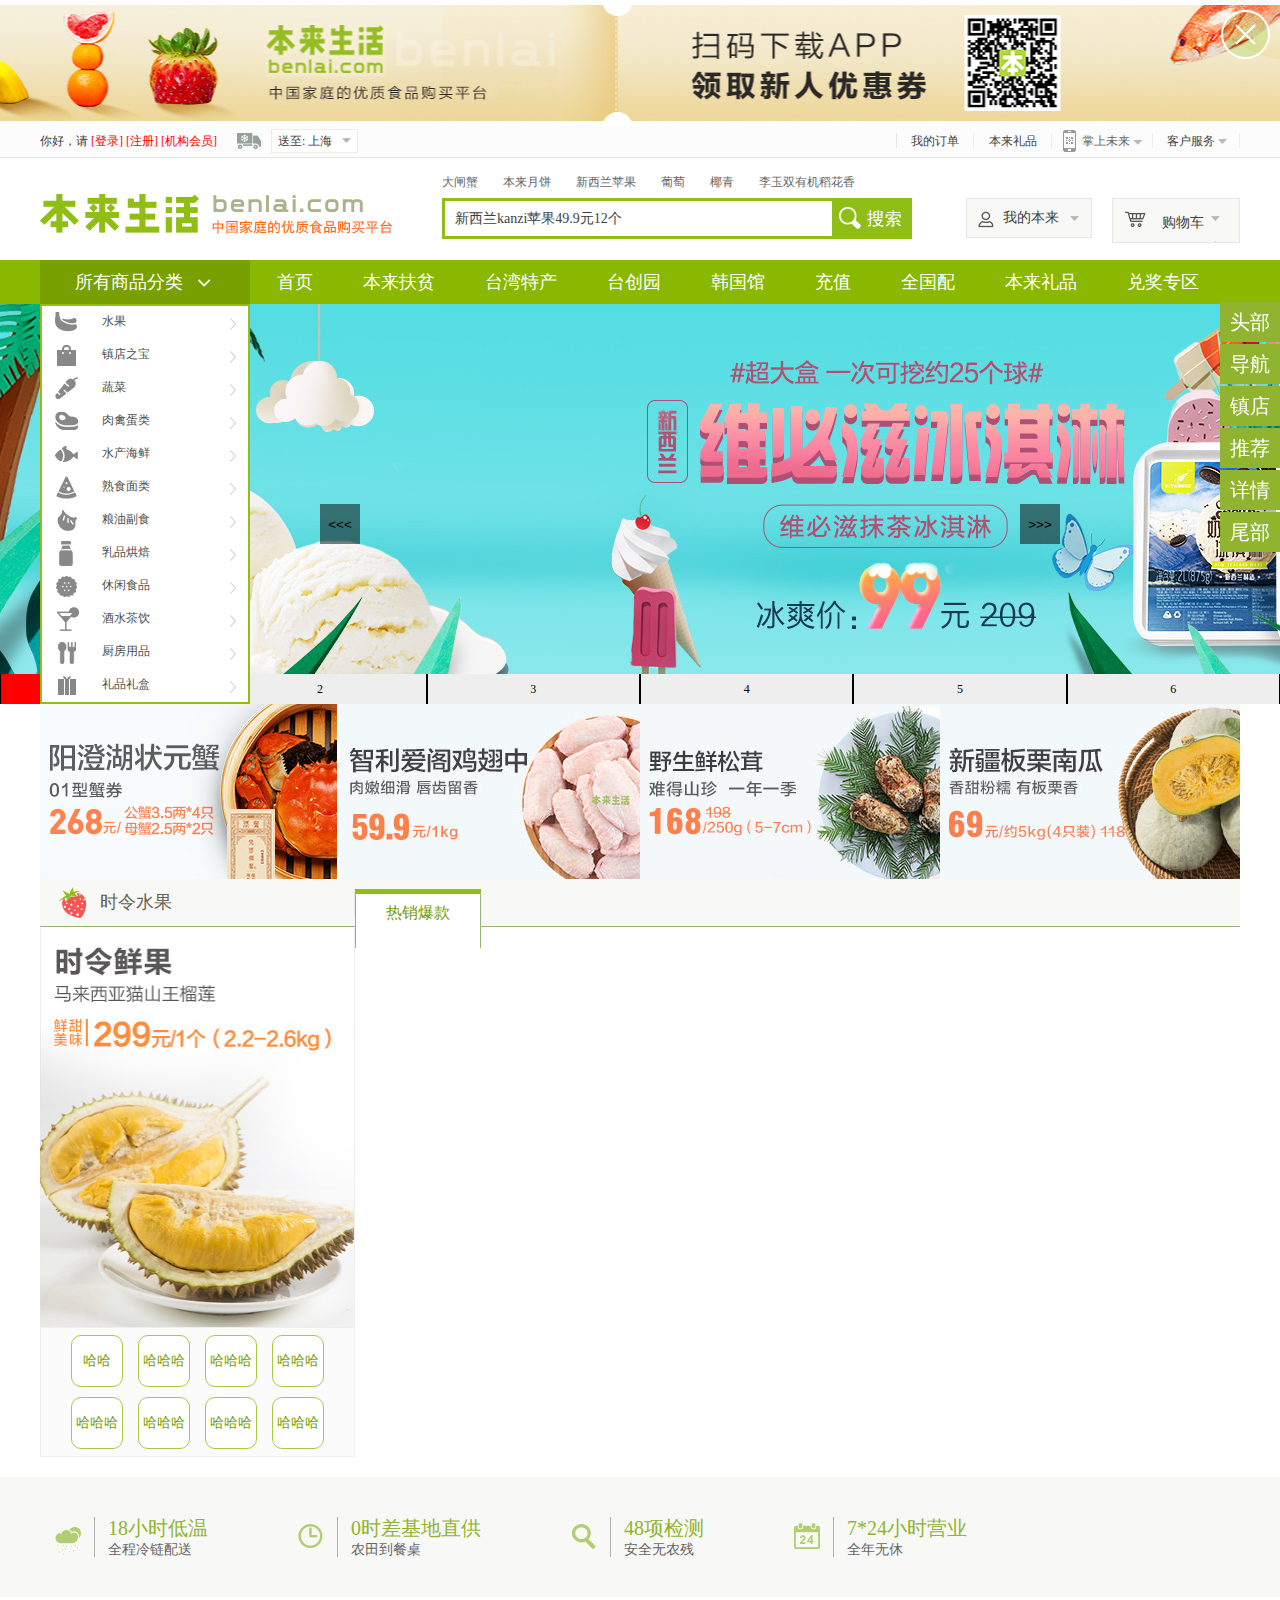
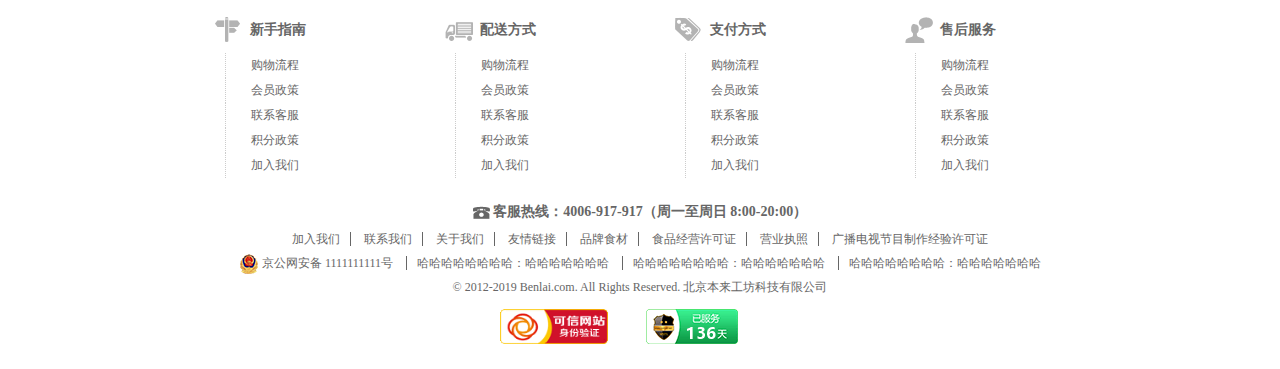
<file: html/index.html>
<!DOCTYPE html>
<html lang="en">
<head>
    <meta charset="UTF-8">
    <meta name="viewport" content="width=device-width, initial-scale=1.0">
    <meta http-equiv="X-UA-Compatible" content="ie=edge">
    <title>Document</title>
    <link rel="stylesheet" href="../css/public.css" >
    <link rel="stylesheet" href="../css/style.css" >
</head>
<body>
    <div id="header">
       <img src="../img/x.png" style="position: absolute;top: 10px;right: 10px;"/>
    </div>
    <div id="header-view" >
            <div class="header-top" >
                <div class="margin">
                    <div class="header-top-l">你好，请
                        <a href="./land.html">[登录]</a>
                        <a href="./register.html">[注册]</a>
                        <a href="#">[机构会员]</a>
                    </div>
                    <div class="header-top-login">
                        <dl>
                            <dt>
                                <a class="f1"><p>你好</p><em></em></a>
                            </dt>
                            <dd>
                                <p></p><a class="f2">[退出登录]</a>
                            </dd>
                        </dl>
                    </div>
                    <div class="header-top-c">
                        <a href="#">送至: <font id=addre>上海</font></a>
                    </div>
                    <div class="header-top-r">
                        <ul>
                            <li>
                                <s></s>
                                <div class="menu my">
                                    <a href="#">
                                        我的订单
                                    </a>
                                </div>
                            </li>
                            <li>
                                <div class="menu lip">
                                    <a href="#">
                                        本来礼品
                                    </a>
                                </div>
                            </li>
                            <li>
                                <div class="hand">
                                    <dl>
                                        <dt><a href="#">掌上未来</a></dt>
                                        <dd>
                                            <img src="../img/ewm.png" />
                                            <p>扫描下载客户端</p>
                                        </dd>
                                    </dl>
  
                                </div>
                            </li>
                            <li>
                                <div class="server">
                                    <dl>
                                        <dt><a href="#">客户服务</a></dt>
                                        <dd>
                                            <p><a href="#">在线服务</a></p>
                                            <p><a href="#">联系客服</a></p>
                                            <p><a href="#">销售热线</a></p>
                                            <p><a href="#">帮助中心</a></p>
                                        </dd>
                                    </dl> 
                                </div>
                            </li>
                        </ul>
                    </div>
                </div>   
        </div>
        <div id=logo>
            <div class="margin">
                <div class="logo-l">
                    <a href="#"><img src="../img/logo.gif"/></a>
                </div>
                <div class="logo-c">
                    <ul>
                        <li><a href="#">大闸蟹</a></li>
                        <li><a href="#">本来月饼</a></li>
                        <li><a href="#">新西兰苹果</a></li>
                        <li><a href="#">葡萄</a></li>
                        <li><a href="#">椰青</a</li>
                        <li><a href="#">李玉双有机稻花香</a></li>
                    </ul>
                    <div class="search">
                        <input type="text" value="新西兰kanzi苹果49.9元12个" class="txt"/><input type="button" class="btn">
                    </div>
                </div>
                <div class="logo-r">
                    <div class="logo-r-my">
                        <dl>
                            <dt>                               
                                <a href="#"><s></s>我的本来</a>
                            </dt>
                            <dd>
                                <div class="logo-r-my-mx">
                                    <!-- <div>
                                            你好，请
                                        <a href="./land.html">[登录]</a>
                                    </div> -->
                                    <!-- <ul>
                                        
                                    </ul> -->
                                </div>
                            </dd>
                    </dl>
                    </div>
                    <div class="logo-r-car">
                        <!-- <div class="num">num</div> -->
                        <a href="land.html">
                            <s></s>
                            购物车
                        </a>
                    </div>
                </div>
            </div>
        </div>
        <div id="nav">
            <div class="margin">
                <div class="nav-l">
                    <div class="nav-l-t"><a href="#">所有商品分类</a></div>
                    <div class="nav-l-b">
                        <dl class="shuig">
                            <dt><a href="#">水果</a></dt>
                            <dd>
                                <div class="menu">
                                    <ul>
                                        <!-- <li></li> -->
                                    </ul>
                                </div>
                            </dd>
                        </dl>
                        <dl class="zdzb">
                            <dt><a href="#">镇店之宝</a></dt>
                            <dd>
                                <div class="menu">
                                    <!-- <ul>
                                    </ul> -->
                                </div>
                            </dd>
                        </dl>
                        <dl class="sc">
                            <dt><a href="#">蔬菜</a></dt>
                            <dd>
                                <div class="menu">
                                    <!-- <ul>
                                        <li>
                                        </li>
                                    </ul> -->
                                </div>
                            </dd>
                        </dl>
                        <dl class="rqdl">
                            <dt><a href="#">肉禽蛋类</a></dt>
                            <dd>
                                <div class="menu">
                                    <!-- <ul>
                                        <li>
                                        </li>
                                    </ul> -->
                                </div>
                            </dd>
                        </dl>
                        <dl class="schx">
                            <dt><a href="#">水产海鲜</a></dt>
                            <dd>
                                <div class="menu">
                                    <!-- <ul>
                                        <li>
                                        </li>
                                    </ul> -->
                                </div>
                            </dd>
                        </dl>
                        <dl class="ssml">
                            <dt><a href="#">熟食面类</a></dt>
                            <dd>
                                <div class="menu">
                                    <!-- <ul>
                                        <li>
                                        </li>
                                    </ul> -->
                                </div>
                            </dd>
                        </dl>
                        <dl class="lyfs">
                            <dt><a href="#">粮油副食</a></dt>
                            <dd>
                                <div class="menu">
                                    <!-- <ul>
                                        <li>
                                        </li>
                                    </ul> -->
                                </div>
                            </dd>
                        </dl>
                        <dl class="rphb">
                            <dt><a href="#">乳品烘焙</a></dt>
                            <dd>
                                <div class="menu">
                                    <!-- <ul>
                                        <li>
                                        </li>
                                    </ul> -->
                                </div>
                            </dd>
                        </dl>
                        <dl class="xxsp">
                            <dt><a href="#">休闲食品</a></dt>
                            <dd>
                                <div class="menu">
                                    <!-- <ul>
                                        <li>
                                        </li>
                                    </ul> -->
                                </div>
                            </dd>
                        </dl>
                        <dl class="jscy">
                            <dt><a href="#">酒水茶饮</a></dt>
                            <dd>
                                <div class="menu">
                                    <!-- <ul>
                                        <li>
                                        </li>
                                    </ul> -->
                                </div>
                            </dd>
                        </dl>
                        <dl class="cfyp">
                            <dt><a href="#">厨房用品</a></dt>
                            <dd>
                                <div class="menu">
                                    <!-- <ul>
                                        <li>
                                        </li>
                                    </ul> -->
                                </div>
                            </dd>
                        </dl>
                        <dl class="lplh">
                            <dt><a href="#">礼品礼盒</a></dt>
                            <dd>
                                <div class="menu">
                                    <ul>

                                    </ul>
                                </div>
                            </dd>
                        </dl>
                    </div>
                </div>
                <ul class="nav-r">
                    <li><a href="#">首页</a></li>
                    <li><a href="#">本来扶贫</a></li>
                    <li><a href="#">台湾特产</a></li>
                    <li><a href="#">台创园</a></li>
                    <li><a href="#">韩国馆</a></li>
                    <li><a href="#">充值</a></li>
                    <li><a href="#">全国配</a></li>
                    <li><a href="#">本来礼品</a></li>
                    <li><a href="#">兑奖专区</a></li>
                </ul>
            </div>
        </div>
    </div>
    <div id="banner">
        <div class="imgbox">
            <a href="#"><img src="../img/1.jpg" alt=""></a>
            <a href="#"><img src="../img/2.jpg" alt=""></a>
            <a href="#"><img src="../img/3.jpg" alt=""></a>
            <a href="#"><img src="../img/4.jpg" alt=""></a>
            <a href="#"><img src="../img/5.jpg" alt=""></a>
            <a href="#"><img src="../img/6.jpg" alt=""></a>
        </div>
        <div class="btns">
                <input type="button" id="left" value="<<<">
                <input type="button" id="right" value=">>>">
        </div>
    </div>
    <div id="tuijian">
        <div class="margin">
            <ul>
                <li><a href="#"><img src="../img/li1.jpg" alt=""></a></li>
                <li><a href="#"><img src="../img/li2.jpg" alt=""></a></li>
                <li><a href="#"><img src="../img/li3.jpg" alt=""></a></li>
                <li><a href="#"><img src="../img/li4.jpg" alt=""></a></li>
            </ul>
        </div>
    </div>
    <div id="main">
    <div class="margin">
        <div class="main-t">
            <div class="main-t-cm">
                <a>
                    <em></em>
                    时令水果
                </a>
            </div>
            <s></s>
            <div class="main-t-t">
                <a  href="#">
                    <img src="../img/liul.jpg"/>
                </a>
                <ul>
                    <li><a href="#">哈哈</a></li>
                    <li><a href="#">哈哈哈哈</a></li>
                    <li><a href="#">哈哈哈哈</a></li>
                    <li><a href="#">哈哈哈哈</a></li>
                    <li><a href="#">哈哈哈哈</a></li>
                    <li><a href="#">哈哈哈哈</a></li>
                    <li><a href="#">哈哈哈哈</a></li>
                    <li><a href="#">哈哈哈哈</a></li>
                    <li><a href="#">哈哈哈哈</a></li>
                    <li><a href="#">哈哈哈哈</a></li>
                </ul>
            </div>
            <div class="main-t-fenlei">
                <dl>
                    <dt><a href="#">热销爆款</a></dt>
                    <dd>
                        <div class="box">
                            <ul>
                                <!-- <li>
                                    <div class="smallb">
                                        <p class="simg"> 
                                            <a href="#">
                                                <img src="../img/yq.jpg">
                                            </a>
                                        </p>
                                        <P class="tip">
                                            <a href="#">
                                                <font>哈哈哈哈哈哈哈哈哈哈</font>
                                                <span>hahhhhh</span>
                                            </a>
                                        </P>
                                        <p class="price">
                                            ￥89.00
                                            <span>￥188</span>
                                        </p>
                                        <p class="btn"><a href="#"></a></p>
                                    </div>
                                </li>
                                 -->
                            </ul>
                        </div>
                    </dd>
                </dl>
            </div>
        </div>
    </div>
    </div>
    <div id="footer">
        <div class="footer-t">
            <div class="margin">
                <dl>
                    <dt class="l1"></dt>
                    <dd>
                        <span>18小时低温</span>
                        全程冷链配送
                    </dd>
                </dl>
                <dl>
                    <dt class="l2"></dt>
                    <dd>
                        <span>0时差基地直供</span>                     
                        农田到餐桌 
                    </dd>
                </dl>
                <dl>
                    <dt class="l3"></dt>
                    <dd>
                        <span>48项检测</span>
                        安全无农残
                    </dd>
                </dl>
                <dl>
                    <dt class="l4"></dt>
                    <dd>
                        <span>7*24小时营业</span>
                        全年无休
                    </dd>
                </dl>
            </div>
        </div>
        <div class="footer-c">
            <dl>
                <dt class="new">新手指南</dt>
                <dd><a href="#">购物流程</a></dd>
                <dd><a href="#">会员政策</a></dd>
                <dd><a href="#">联系客服</a></dd>
                <dd><a href="#">积分政策</a></dd>
                <dd><a href="#">加入我们</a></dd>
            </dl>
            <dl>
                <dt class="peis">配送方式</dt>
                <dd><a href="#">购物流程</a></dd>
                <dd><a href="#">会员政策</a></dd>
                <dd><a href="#">联系客服</a></dd>
                <dd><a href="#">积分政策</a></dd>
                <dd><a href="#">加入我们</a></dd>
            </dl>
            <dl>
                <dt class="zhif">支付方式</dt>
                <dd><a href="#">购物流程</a></dd>
                <dd><a href="#">会员政策</a></dd>
                <dd><a href="#">联系客服</a></dd>
                <dd><a href="#">积分政策</a></dd>
                <dd><a href="#">加入我们</a></dd>
            </dl>
            <dl>
                <dt class="shouh">售后服务</dt>
                <dd><a href="#">购物流程</a></dd>
                <dd><a href="#">会员政策</a></dd>
                <dd><a href="#">联系客服</a></dd>
                <dd><a href="#">积分政策</a></dd>
                <dd><a href="#">加入我们</a></dd>
            </dl>
        </div>
        <div class="footer-b margin">
            <dl>
                <dt>
                    <img src="../img/tel.gif">
                    客服热线：4006-917-917（周一至周日 8:00-20:00）
                </dt>
                <dd>
                    <em><a href="#">加入我们</a></em>
                    <em><a href="#">联系我们</a></em>
                    <em><a href="#">关于我们</a></em>
                    <em><a href="#">友情链接</a></em>
                    <em><a href="#">品牌食材</a></em>
                    <em><a href="#">食品经营许可证</a></em>
                    <em><a href="#">营业执照</a></em>
                    <em class="none"><a href="#">广播电视节目制作经验许可证</a></em>
                </dd>
                <dd>
                    <em>
                        <a href="#">
                            <img src="../img/police.png">
                            京公网安备 1111111111号
                        </a>
                    </em>
                    <em>
                        <a href="#">
                        哈哈哈哈哈哈哈哈：哈哈哈哈哈哈哈
                        </a>
                    </em>
                    <em>
                        <a href="#">
                        哈哈哈哈哈哈哈哈：哈哈哈哈哈哈哈
                        </a>
                    </em>
                    <em class="none">
                        <a href="#">
                        哈哈哈哈哈哈哈哈：哈哈哈哈哈哈哈
                        </a>
                    </em>
                </dd>
                <dd>© 2012-2019 Benlai.com. All Rights Reserved. 北京本来工坊科技有限公司</dd>
                <dd class="bott">
                    <em class="wangz none"><a href="#"></a></em>
                    <em class="jiand none"><a href="#"></a></em>
                </dd>
            </dl>
        </div>
    </div>
    <ul class="floor">
        <li>头部</li>
        <li>导航</li>
        <li>镇店</li>
        <li>推荐</li>
        <li>详情</li>
        <li>尾部</li>
    </ul>
    <script src="../libs/jquery.js"></script>
    <script src="../js/jquery.banner.1.3.js"></script>
    <script src="../js/ajax.2.0.js"></script>
    <script src="../js/index.js"></script>
    <script>
        $("#banner").banner({
        items:$("#banner").find("img"),      //必选
        left:$("#banner").find("#left"),     //可选，传了就有功能，没传就没有功能
        right:$("#banner").find("#right"),   //可选，传了就有功能，没传就没有功能
        list:true,         //可选，默认为true
        autoPlay:true,     //可选，默认为true
        delayTime:2000,     //可选，默认为3000
        index:0             //可选，默认为0
    });
    $(".floor").children("li").click(function(){
        //  $(this).index();
        //  console.log( $("div").eq($(this).index())[0].offsetTop)
        //  $(document).scrollTop($("div").eq($(this).index())[0].offsetTop);
          $("html").animate({
            scrollTop:$("body>div").eq($(this).index())[0].offsetTop
          },2000)  
        })
    console.log($("body>div"))
    </script>





</body>
</html>
</file>
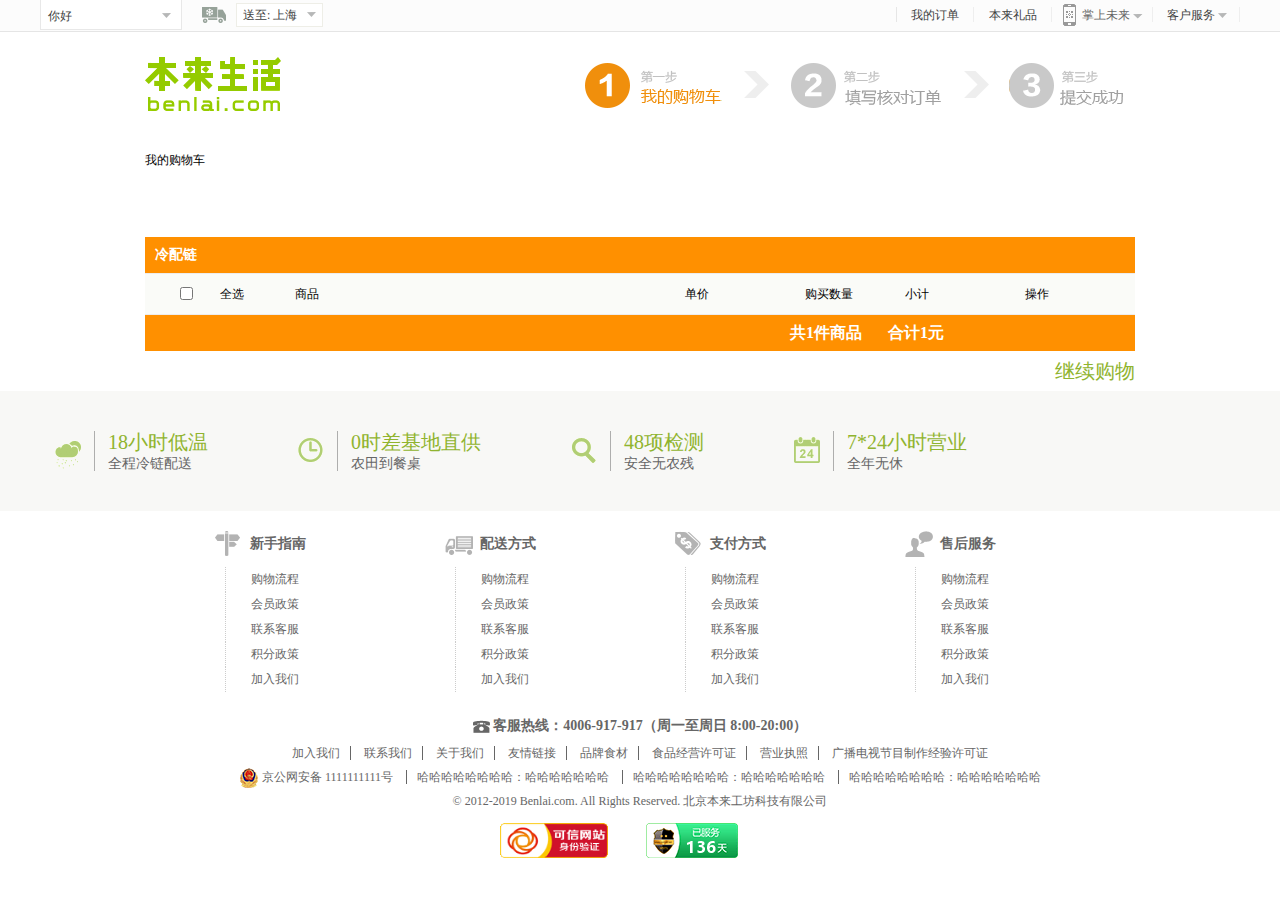
<file: html/car.html>
<!DOCTYPE html>
<html lang="en">
<head>
    <meta charset="UTF-8">
    <meta name="viewport" content="width=device-width, initial-scale=1.0">
    <meta http-equiv="X-UA-Compatible" content="ie=edge">
    <title>Document</title>
    <link rel="stylesheet" href="../css/public.css" >
    <link rel="stylesheet" href="../css/car.css" >
</head>
<body>
<div id="header-view" >
        <div class="header-top" >
            <div class="margin">
                <div class="header-top-login">
                    <dl>
                        <dt>
                            <a class="f1"><p>你好</p><em></em></a>
                        </dt>
                    </dl>
                </div>
                <div class="header-top-c">
                    <a href="#">送至: <font id=addre>上海</font></a>
                </div>
                <div class="header-top-r">
                    <ul>
                        <li>
                            <s></s>
                            <div class="menu my">
                                <a href="#">
                                    我的订单
                                </a>
                            </div>
                        </li>
                        <li>
                            <div class="menu lip">
                                <a href="#">
                                    本来礼品
                                </a>
                            </div>
                        </li>
                        <li>
                            <div class="hand">
                                <dl>
                                    <dt><a href="#">掌上未来</a></dt>
                                    <dd>
                                        <img src="../img/ewm.png" />
                                        <p>扫描下载客户端</p>
                                    </dd>
                                </dl>

                            </div>
                        </li>
                        <li>
                            <div class="server">
                                <dl>
                                    <dt><a href="#">客户服务</a></dt>
                                    <dd>
                                        <p><a href="#">在线服务</a></p>
                                        <p><a href="#">联系客服</a></p>
                                        <p><a href="#">销售热线</a></p>
                                        <p><a href="#">帮助中心</a></p>
                                    </dd>
                                </dl> 
                            </div>
                        </li>
                    </ul>
                </div>
            </div>   
    </div>
    </div>
</div>
<div id="car" class="margincar">
        <div class="car-top">
            <div class="carlogo">
                <a href="index.html" >
                    <img src="../img/carlogo.gif">
                </a>
            </div>
            <div class="carbz">
                <img src="../img/carbz.gif"/>
            </div>
        </div>
        <div class="car-content">
            <div class="car-content-t">
                <p class="mycar">我的购物车</p>
            </div>
            <div class="car-content-m">
                <div class="car-content-m-t">
                    <p>冷配链</p>
                    <!-- <em>还差包邮</em> -->
                </div>
                <div class="car-content-m-c">
                    <div class="titlelist">
                        <input id="check" type="checkbox">
                        <p style="width: 75px">全选</p>
                        <p style="width: 390px">商品</p>
                        <p style="width: 120px">单价</p>
                        <p style="width: 100px">购买数量</p>
                        <p style="width: 120px">小计</p>  
                        <p style="width: 80px">操作</p>      
                    </div>
                    <ul>
                        <!-- <li>
                            <input type="checkbox" class="input"/>
                            <div class="img"><a href="#"><img/></a></div>
                            <div class="name"><a href="#">名字</a></div>
                            <div class="price">299</div>
                            <input type="number"  class="num" value="1"/>
                            <div class="allpri"></div>
                            <div class="caozuo">
                                删除
                            </div>
                        </li> -->
                    </ul>
                </div>
            </div>
            <div class="car-content-b">
                <div class="b-l">共<span>1</span>件商品</div>
                <div class="b-r">合计<span>1</span>元</div>
            </div>
            <div class="last"><a href="index.html">继续购物</a></div>
        </div>
    </div>
    <div id="footer">
            <div class="footer-t">
                <div class="margin">
                    <dl>
                        <dt class="l1"></dt>
                        <dd>
                            <span>18小时低温</span>
                            全程冷链配送
                        </dd>
                    </dl>
                    <dl>
                        <dt class="l2"></dt>
                        <dd>
                            <span>0时差基地直供</span>                     
                            农田到餐桌 
                        </dd>
                    </dl>
                    <dl>
                        <dt class="l3"></dt>
                        <dd>
                            <span>48项检测</span>
                            安全无农残
                        </dd>
                    </dl>
                    <dl>
                        <dt class="l4"></dt>
                        <dd>
                            <span>7*24小时营业</span>
                            全年无休
                        </dd>
                    </dl>
                </div>
            </div>
            <div class="footer-c">
                <dl>
                    <dt class="new">新手指南</dt>
                    <dd><a href="#">购物流程</a></dd>
                    <dd><a href="#">会员政策</a></dd>
                    <dd><a href="#">联系客服</a></dd>
                    <dd><a href="#">积分政策</a></dd>
                    <dd><a href="#">加入我们</a></dd>
                </dl>
                <dl>
                    <dt class="peis">配送方式</dt>
                    <dd><a href="#">购物流程</a></dd>
                    <dd><a href="#">会员政策</a></dd>
                    <dd><a href="#">联系客服</a></dd>
                    <dd><a href="#">积分政策</a></dd>
                    <dd><a href="#">加入我们</a></dd>
                </dl>
                <dl>
                    <dt class="zhif">支付方式</dt>
                    <dd><a href="#">购物流程</a></dd>
                    <dd><a href="#">会员政策</a></dd>
                    <dd><a href="#">联系客服</a></dd>
                    <dd><a href="#">积分政策</a></dd>
                    <dd><a href="#">加入我们</a></dd>
                </dl>
                <dl>
                    <dt class="shouh">售后服务</dt>
                    <dd><a href="#">购物流程</a></dd>
                    <dd><a href="#">会员政策</a></dd>
                    <dd><a href="#">联系客服</a></dd>
                    <dd><a href="#">积分政策</a></dd>
                    <dd><a href="#">加入我们</a></dd>
                </dl>
            </div>
            <div class="footer-b margin">
                <dl>
                    <dt>
                        <img src="../img/tel.gif">
                        客服热线：4006-917-917（周一至周日 8:00-20:00）
                    </dt>
                    <dd>
                        <em><a href="#">加入我们</a></em>
                        <em><a href="#">联系我们</a></em>
                        <em><a href="#">关于我们</a></em>
                        <em><a href="#">友情链接</a></em>
                        <em><a href="#">品牌食材</a></em>
                        <em><a href="#">食品经营许可证</a></em>
                        <em><a href="#">营业执照</a></em>
                        <em class="none"><a href="#">广播电视节目制作经验许可证</a></em>
                    </dd>
                    <dd>
                        <em>
                            <a href="#">
                                <img src="../img/police.png">
                                京公网安备 1111111111号
                            </a>
                        </em>
                        <em>
                            <a href="#">
                            哈哈哈哈哈哈哈哈：哈哈哈哈哈哈哈
                            </a>
                        </em>
                        <em>
                            <a href="#">
                            哈哈哈哈哈哈哈哈：哈哈哈哈哈哈哈
                            </a>
                        </em>
                        <em class="none">
                            <a href="#">
                            哈哈哈哈哈哈哈哈：哈哈哈哈哈哈哈
                            </a>
                        </em>
                    </dd>
                    <dd>© 2012-2019 Benlai.com. All Rights Reserved. 北京本来工坊科技有限公司</dd>
                    <dd class="bott">
                        <em class="wangz none"><a href="#"></a></em>
                        <em class="jiand none"><a href="#"></a></em>
                    </dd>
                </dl>
            </div>
        </div>
    <script src="../libs/jquery.js"></script>
    <script src="../js/ajax.2.0.js"></script>
    <script src="../js/car.js"></script>
</body>
</html>
</file>
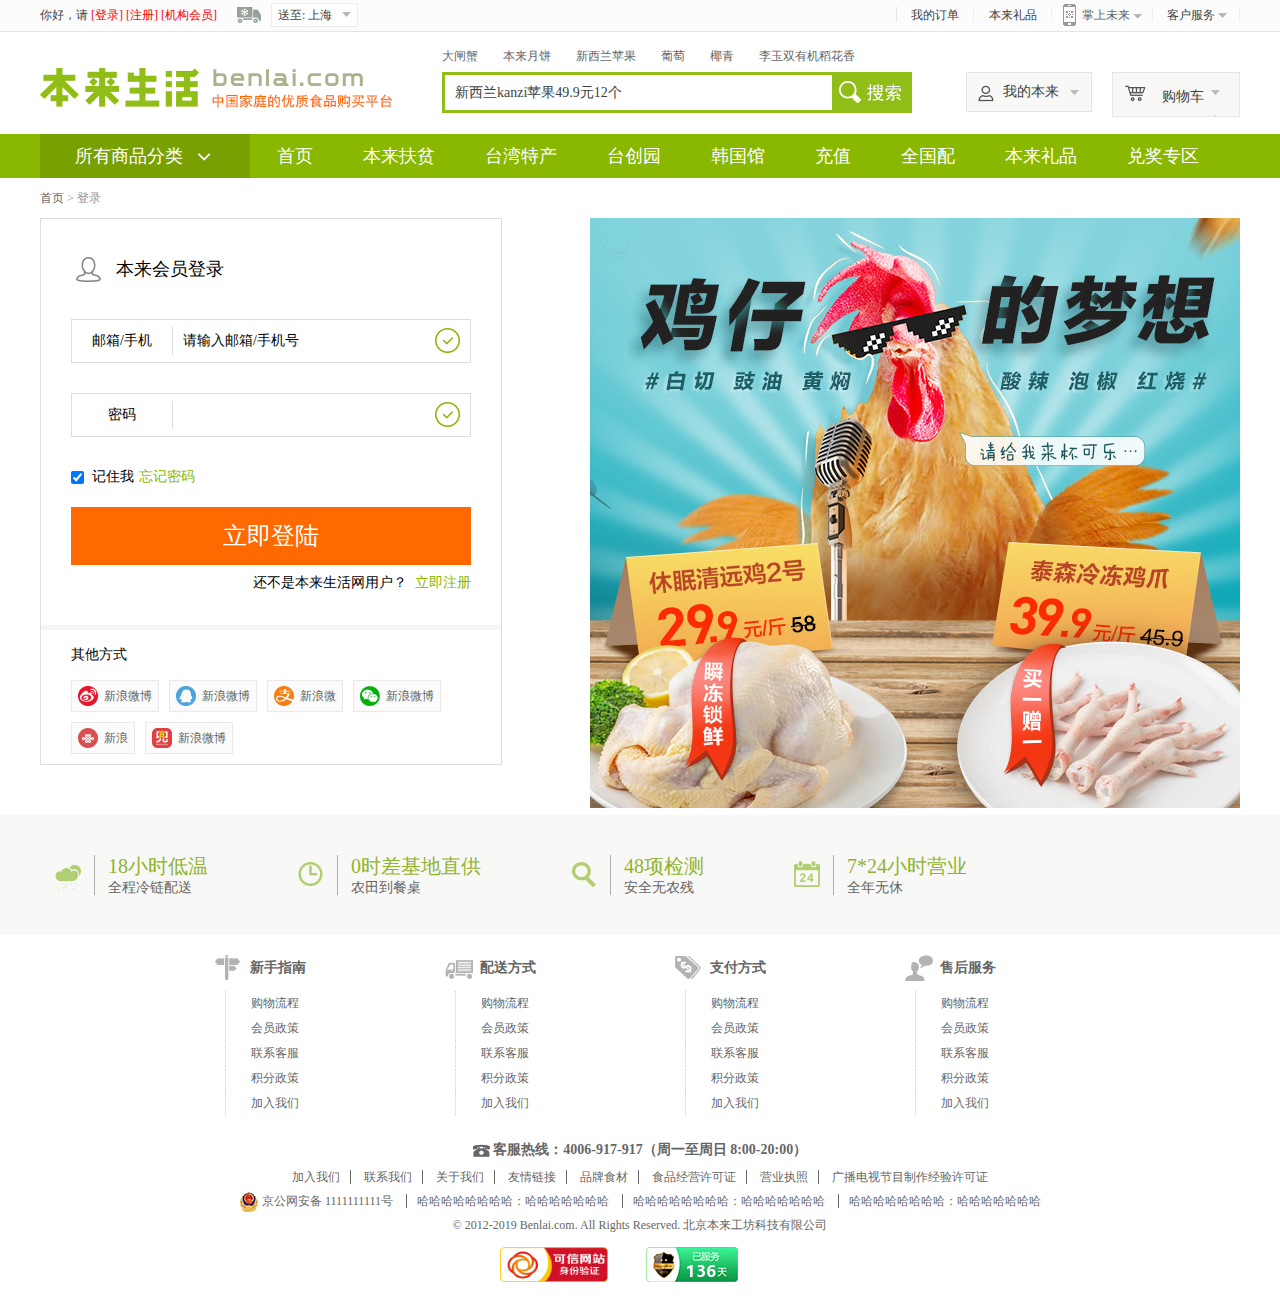
<file: html/land.html>
<!DOCTYPE html>
<html lang="en">
<head>
    <meta charset="UTF-8">
    <meta name="viewport" content="width=device-width, initial-scale=1.0">
    <meta http-equiv="X-UA-Compatible" content="ie=edge">
    <title>Document</title>
    <link rel="stylesheet" href="../css/public.css" >
    <link rel="stylesheet" href="../css/land.css" >
</head>
<body>
    <div id="header-view" >
            <div class="header-top" >
                <div class="margin">
                    <div class="header-top-l">你好，请
                        <a href="./land.html">[登录]</a>
                        <a href="./register.html">[注册]</a>
                        <a href="#">[机构会员]</a>
                    </div>
                    <div class="header-top-c">
                        <a href="#">送至: <font id=addre>上海</font></a>
                    </div>
                    <div class="header-top-r">
                        <ul>
                            <li>
                                <s></s>
                                <div class="menu my">
                                    <a href="#">
                                        我的订单
                                    </a>
                                </div>
                            </li>
                            <li>
                                <div class="menu lip">
                                    <a href="#">
                                        本来礼品
                                    </a>
                                </div>
                            </li>
                            <li>
                                <div class="hand">
                                    <dl>
                                        <dt><a href="#">掌上未来</a></dt>
                                        <dd>
                                            <img src="../img/ewm.png" />
                                            <p>扫描下载客户端</p>
                                        </dd>
                                    </dl>
    
                                </div>
                            </li>
                            <li>
                                <div class="server">
                                    <dl>
                                        <dt><a href="#">客户服务</a></dt>
                                        <dd>
                                            <p><a href="#">在线服务</a></p>
                                            <p><a href="#">联系客服</a></p>
                                            <p><a href="#">销售热线</a></p>
                                            <p><a href="#">帮助中心</a></p>
                                        </dd>
                                    </dl> 
                                </div>
                            </li>
                        </ul>
                    </div>
                </div>   
        </div>
        <div id=logo>
            <div class="margin">
                <div class="logo-l">
                    <a href="#"><img src="../img/logo.gif"/></a>
                </div>
                <div class="logo-c">
                    <ul>
                        <li><a href="#">大闸蟹</a></li>
                        <li><a href="#">本来月饼</a></li>
                        <li><a href="#">新西兰苹果</a></li>
                        <li><a href="#">葡萄</a></li>
                        <li><a href="#">椰青</a</li>
                        <li><a href="#">李玉双有机稻花香</a></li>
                    </ul>
                    <div class="search">
                        <input type="text" value="新西兰kanzi苹果49.9元12个" class="txt"/><input type="button" class="btn">
                    </div>
                </div>
                <div class="logo-r">
                    <div class="logo-r-my">
                        <dl>
                            <dt>                               
                                <a href="#"><s></s>我的本来</a>
                            </dt>
                            <dd>
                                <div class="logo-r-my-mx">
                                    <!-- <div>
                                            你好，请
                                        <a href="./land.html">[登录]</a>
                                    </div> -->
                                    <!-- <ul>
                                        <li class="my_left"></li>
                                        <li class="my_right"></li>
                                        <li class="my_right"></li>
                                        <li class="my_left"></li>
                                        <li class="my_right"></li>
                                        <li class="my_left"></li>
                                        <li class="my_right"></li>
                                        <li class="my_left"></li>
                                        <li class="my_right"></li>
                                        <li class="my_left"></li>
                                        <li class="my_right"></li>
                                    </ul> -->
                                </div>
                            </dd>
                    </dl>
                    </div>
                    <div class="logo-r-car">
                        <!-- <div class="num">num</div> -->
                        <a href="car.html">
                            <s></s>
                            购物车
                        </a>
                    </div>
                </div>
            </div>
        </div>
        <div id="nav">
            <div class="margin">
                <div class="nav-l">
                    <div class="nav-l-t"><a href="#">所有商品分类</a></div>
                    <div class="nav-l-b">
                        <dl class="shuig">
                            <dt><a href="#">水果</a></dt>
                            <dd>
                                <div class="menu">
                                    <ul>
                                        <!-- <li>
                                            <div class="title"><a href="#">热门推荐</a></div>
                                            <div class="list">
                                                <em><a href="#" title="">奇异果</a></em>
                                                <em><a href="#" title="">奇异果</a></em>
                                                <em><a href="#" title="">奇异果</a></em>
                                                <em><a href="#" title="">奇异果</a></em>
                                            </div>
                                        </li> -->

                                    </ul>
                                </div>
                            </dd>
                        </dl>
                        <dl class="zdzb">
                            <dt><a href="#">镇店之宝</a></dt>
                            <dd>
                                <div class="menu">
                                    <!-- <ul>
                                        <li>
                                            <div class="title"><a href="#">热门推荐</a></div>
                                            <div class="list">
                                                <em><a href="#" title="奇异果"></a></em>
                                                <em><a href="#" title="奇异果"></a></em>
                                                <em><a href="#" title="奇异果"></a></em>
                                                <em><a href="#" title="奇异果"></a></em>
                                            </div>
                                        </li>
                                    </ul> -->
                                </div>
                            </dd>
                        </dl>
                        <dl class="sc">
                            <dt><a href="#">蔬菜</a></dt>
                            <dd>
                                <div class="menu">
                                    <!-- <ul>
                                        <li>
                                            <div class="title"><a href="#">热门推荐</a></div>
                                            <div class="list">
                                                <em><a href="#" title="奇异果"></a></em>
                                                <em><a href="#" title="奇异果"></a></em>
                                                <em><a href="#" title="奇异果"></a></em>
                                                <em><a href="#" title="奇异果"></a></em>
                                            </div>
                                        </li>
                                    </ul> -->
                                </div>
                            </dd>
                        </dl>
                        <dl class="rqdl">
                            <dt><a href="#">肉禽蛋类</a></dt>
                            <dd>
                                <div class="menu">
                                    <!-- <ul>
                                        <li>
                                            <div class="title"><a href="#">热门推荐</a></div>
                                            <div class="list">
                                                <em><a href="#" title="奇异果"></a></em>
                                                <em><a href="#" title="奇异果"></a></em>
                                                <em><a href="#" title="奇异果"></a></em>
                                                <em><a href="#" title="奇异果"></a></em>
                                            </div>
                                        </li>
                                    </ul> -->
                                </div>
                            </dd>
                        </dl>
                        <dl class="schx">
                            <dt><a href="#">水产海鲜</a></dt>
                            <dd>
                                <div class="menu">
                                    <!-- <ul>
                                        <li>
                                            <div class="title"><a href="#">热门推荐</a></div>
                                            <div class="list">
                                                <em><a href="#" title="奇异果"></a></em>
                                                <em><a href="#" title="奇异果"></a></em>
                                                <em><a href="#" title="奇异果"></a></em>
                                                <em><a href="#" title="奇异果"></a></em>
                                            </div>
                                        </li>
                                    </ul> -->
                                </div>
                            </dd>
                        </dl>
                        <dl class="ssml">
                            <dt><a href="#">熟食面类</a></dt>
                            <dd>
                                <div class="menu">
                                    <!-- <ul>
                                        <li>
                                            <div class="title"><a href="#">热门推荐</a></div>
                                            <div class="list">
                                                <em><a href="#" title="奇异果"></a></em>
                                                <em><a href="#" title="奇异果"></a></em>
                                                <em><a href="#" title="奇异果"></a></em>
                                                <em><a href="#" title="奇异果"></a></em>
                                            </div>
                                        </li>
                                    </ul> -->
                                </div>
                            </dd>
                        </dl>
                        <dl class="lyfs">
                            <dt><a href="#">粮油副食</a></dt>
                            <dd>
                                <div class="menu">
                                    <!-- <ul>
                                        <li>
                                            <div class="title"><a href="#">热门推荐</a></div>
                                            <div class="list">
                                                <em><a href="#" title="奇异果"></a></em>
                                                <em><a href="#" title="奇异果"></a></em>
                                                <em><a href="#" title="奇异果"></a></em>
                                                <em><a href="#" title="奇异果"></a></em>
                                            </div>
                                        </li>
                                    </ul> -->
                                </div>
                            </dd>
                        </dl>
                        <dl class="rphb">
                            <dt><a href="#">乳品烘焙</a></dt>
                            <dd>
                                <div class="menu">
                                    <!-- <ul>
                                        <li>
                                            <div class="title"><a href="#">热门推荐</a></div>
                                            <div class="list">
                                                <em><a href="#" title="奇异果"></a></em>
                                                <em><a href="#" title="奇异果"></a></em>
                                                <em><a href="#" title="奇异果"></a></em>
                                                <em><a href="#" title="奇异果"></a></em>
                                            </div>
                                        </li>
                                    </ul> -->
                                </div>
                            </dd>
                        </dl>
                        <dl class="xxsp">
                            <dt><a href="#">休闲食品</a></dt>
                            <dd>
                                <div class="menu">
                                    <!-- <ul>
                                        <li>
                                            <div class="title"><a href="#">热门推荐</a></div>
                                            <div class="list">
                                                <em><a href="#" title="奇异果"></a></em>
                                                <em><a href="#" title="奇异果"></a></em>
                                                <em><a href="#" title="奇异果"></a></em>
                                                <em><a href="#" title="奇异果"></a></em>
                                            </div>
                                        </li>
                                    </ul> -->
                                </div>
                            </dd>
                        </dl>
                        <dl class="jscy">
                            <dt><a href="#">酒水茶饮</a></dt>
                            <dd>
                                <div class="menu">
                                    <!-- <ul>
                                        <li>
                                            <div class="title"><a href="#">热门推荐</a></div>
                                            <div class="list">
                                                <em><a href="#" title="奇异果"></a></em>
                                                <em><a href="#" title="奇异果"></a></em>
                                                <em><a href="#" title="奇异果"></a></em>
                                                <em><a href="#" title="奇异果"></a></em>
                                            </div>
                                        </li>
                                    </ul> -->
                                </div>
                            </dd>
                        </dl>
                        <dl class="cfyp">
                            <dt><a href="#">厨房用品</a></dt>
                            <dd>
                                <div class="menu">
                                    <!-- <ul>
                                        <li>
                                            <div class="title"><a href="#">热门推荐</a></div>
                                            <div class="list">
                                                <em><a href="#" title="奇异果"></a></em>
                                                <em><a href="#" title="奇异果"></a></em>
                                                <em><a href="#" title="奇异果"></a></em>
                                                <em><a href="#" title="奇异果"></a></em>
                                            </div>
                                        </li>
                                    </ul> -->
                                </div>
                            </dd>
                        </dl>
                        <dl class="lplh">
                            <dt><a href="#">礼品礼盒</a></dt>
                            <dd>
                                <div class="menu">
                                    <ul>

                                    </ul>
                                </div>
                            </dd>
                        </dl>
                    </div>
                </div>
                <ul class="nav-r">
                    <li><a href="#">首页</a></li>
                    <li><a href="#">本来扶贫</a></li>
                    <li><a href="#">台湾特产</a></li>
                    <li><a href="#">台创园</a></li>
                    <li><a href="#">韩国馆</a></li>
                    <li><a href="#">充值</a></li>
                    <li><a href="#">全国配</a></li>
                    <li><a href="#">本来礼品</a></li>
                    <li><a href="#">兑奖专区</a></li>

                </ul>
            </div>
        </div>
    </div>
    <div id="land-header"></div>
    <div id="land" class="margin">
        <div class="land-t">
            <a href="#">首页</a> > 登录
        </div>
        <div class="land-b">
            <div class="land-b-l">
                <div class="tit">
                     <p>本来会员登录</p>
                </div>
                <div class="tel">
                    <p>邮箱/手机</p>
                    <input type="text" id="txt1" value="请输入邮箱/手机号">
                    <s></s>
                </div>
                <div class="pass">
                    <p>密码</p>
                    <input type="text" id="txt2">
                    <s></s>
                </div>
                <div class="choose">
                    <input type="checkbox" checked="checked" id="check"></input>
                    记住我<a href="#">忘记密码</a>
                </div>
                <div class="submit"><a>立即登陆</a></div>
               <div class="other">
                    还不是本来生活网用户？
                    <a href="./register.html">立即注册</a>
               </div>
               <dl>
                   <dt>其他方式</dt>
                   <dd class="land-l1"><a href="#">新浪微博</a></dd>
                   <dd class="land-l2"><a href="#">新浪微博</a></dd>
                   <dd class="land-l3"><a href="#">新浪微</a></dd>
                   <dd class="land-l4"><a href="#">新浪微博</a></dd>
                   <dd class="land-l5"><a href="#">新浪</a></dd>
                   <dd class="land-l6"><a href="#">新浪微博</a></dd>
               </dl>
            </div>
            <div class="land-b-r">
                <a href="#">
                    <img src="../img/chicken.jpg" alt=""/>
                </a>
            </div>
        </div>
    </div>
    <div id="footer">
            <div class="footer-t">
                <div class="margin">
                    <dl>
                        <dt class="l1"></dt>
                        <dd>
                            <span>18小时低温</span>
                            全程冷链配送
                        </dd>
                    </dl>
                    <dl>
                        <dt class="l2"></dt>
                        <dd>
                            <span>0时差基地直供</span>                     
                            农田到餐桌 
                        </dd>
                    </dl>
                    <dl>
                        <dt class="l3"></dt>
                        <dd>
                            <span>48项检测</span>
                            安全无农残
                        </dd>
                    </dl>
                    <dl>
                        <dt class="l4"></dt>
                        <dd>
                            <span>7*24小时营业</span>
                            全年无休
                        </dd>
                    </dl>
                </div>
            </div>
            <div class="footer-c">
                <dl>
                    <dt class="new">新手指南</dt>
                    <dd><a href="#">购物流程</a></dd>
                    <dd><a href="#">会员政策</a></dd>
                    <dd><a href="#">联系客服</a></dd>
                    <dd><a href="#">积分政策</a></dd>
                    <dd><a href="#">加入我们</a></dd>
                </dl>
                <dl>
                    <dt class="peis">配送方式</dt>
                    <dd><a href="#">购物流程</a></dd>
                    <dd><a href="#">会员政策</a></dd>
                    <dd><a href="#">联系客服</a></dd>
                    <dd><a href="#">积分政策</a></dd>
                    <dd><a href="#">加入我们</a></dd>
                </dl>
                <dl>
                    <dt class="zhif">支付方式</dt>
                    <dd><a href="#">购物流程</a></dd>
                    <dd><a href="#">会员政策</a></dd>
                    <dd><a href="#">联系客服</a></dd>
                    <dd><a href="#">积分政策</a></dd>
                    <dd><a href="#">加入我们</a></dd>
                </dl>
                <dl>
                    <dt class="shouh">售后服务</dt>
                    <dd><a href="#">购物流程</a></dd>
                    <dd><a href="#">会员政策</a></dd>
                    <dd><a href="#">联系客服</a></dd>
                    <dd><a href="#">积分政策</a></dd>
                    <dd><a href="#">加入我们</a></dd>
                </dl>
            </div>
            <div class="footer-b margin">
                <dl>
                    <dt>
                        <img src="../img/tel.gif">
                        客服热线：4006-917-917（周一至周日 8:00-20:00）
                    </dt>
                    <dd>
                        <em><a href="#">加入我们</a></em>
                        <em><a href="#">联系我们</a></em>
                        <em><a href="#">关于我们</a></em>
                        <em><a href="#">友情链接</a></em>
                        <em><a href="#">品牌食材</a></em>
                        <em><a href="#">食品经营许可证</a></em>
                        <em><a href="#">营业执照</a></em>
                        <em class="none"><a href="#">广播电视节目制作经验许可证</a></em>
                    </dd>
                    <dd>
                        <em>
                            <a href="#">
                                <img src="../img/police.png">
                                京公网安备 1111111111号
                            </a>
                        </em>
                        <em>
                            <a href="#">
                            哈哈哈哈哈哈哈哈：哈哈哈哈哈哈哈
                            </a>
                        </em>
                        <em>
                            <a href="#">
                            哈哈哈哈哈哈哈哈：哈哈哈哈哈哈哈
                            </a>
                        </em>
                        <em class="none">
                            <a href="#">
                            哈哈哈哈哈哈哈哈：哈哈哈哈哈哈哈
                            </a>
                        </em>
                    </dd>
                    <dd>© 2012-2019 Benlai.com. All Rights Reserved. 北京本来工坊科技有限公司</dd>
                    <dd class="bott">
                        <em class="wangz none"><a href="#"></a></em>
                        <em class="jiand none"><a href="#"></a></em>
                    </dd>
                </dl>
            </div>
        </div>
    <script src="../libs/jquery.js"></script>
    <script src="../js/land.js"></script>
    <script>
        // $("#land-header").load("./index.html #header-view");
        // $("#land-footer").load("./index.html #footer");
    
    </script>
</body>
</html>
</file>
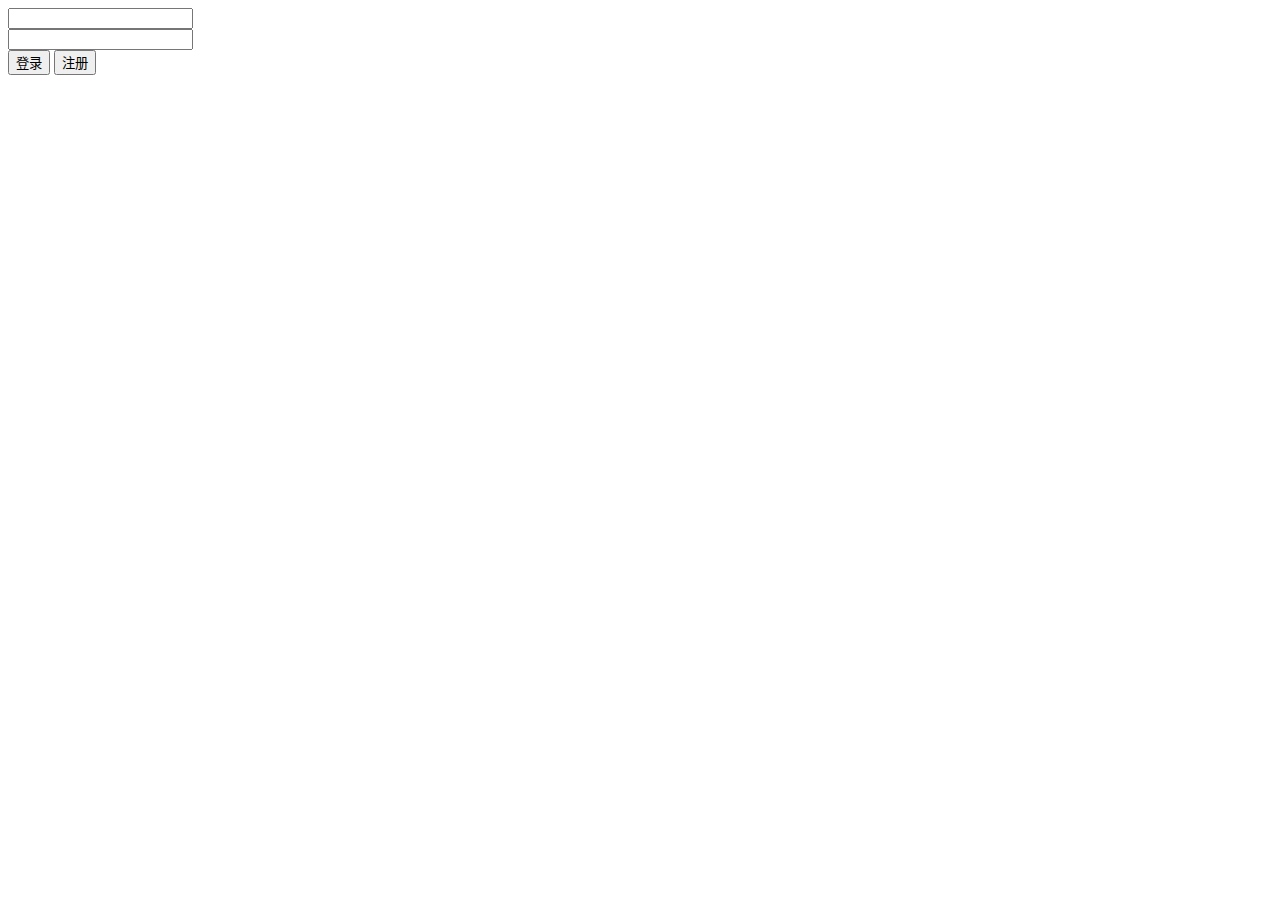
<file: html/li.html>
<!DOCTYPE html>
<html lang="zh-CN">
<head>
<meta charset="UTF-8">
<title>Document</title>
</head>
<body>
<input type="text" id="username"><br>
<input type="passowrd" id="password"><br>
<button id="login">登录</button>
<button id="regist">注册</button>
</body>
<script>
//对象
// var obj = {username:"a",password:"123",score:1000}
// console.log(obj.username);
//先获取所有用户的对象//变成数组
if(window.localStorage.userArr){//判断是否存在
var array = JSON.parse(window.localStorage.userArr);
}else{
array = [];//创建一个新数组
}
//登录
document.getElementById('login').onclick = function(){
var username = document.getElementById('username').value;
var password = document.getElementById('password').value;
var isHad = false;//定义一个开关变量
var index = 0 ; //定义一个下标确定用户
//遍历数组进行匹配
for(var i =0;i<array.length;i++){
if(username==array[i].username){//有这个账号
isHad=true;
index=i;
}
}
if(isHad){//如果存在
if(password==array[index].password){
alert("登录成功");
}else{
alert("密码错误");
}
}else{//账号不存在或输入错误
alert('账号不存在或输入错误');
}
}
//注册
document.getElementById('regist').onclick = function(){
var username = document.getElementById('username').value;
var password = document.getElementById('password').value;
//遍历数组进行匹配
for(var i =0;i<array.length;i++){
//判断是否有相同账号
if(username==array[i].username){
alert("该账号已存在");
return;
}
}
//创建对象
var obj = {username:username,password:password,score:0}
array.push(obj);
window.localStorage.userArr=JSON.stringify(array);
alert("用户创建成功");
}
</script>
</html>
</file>
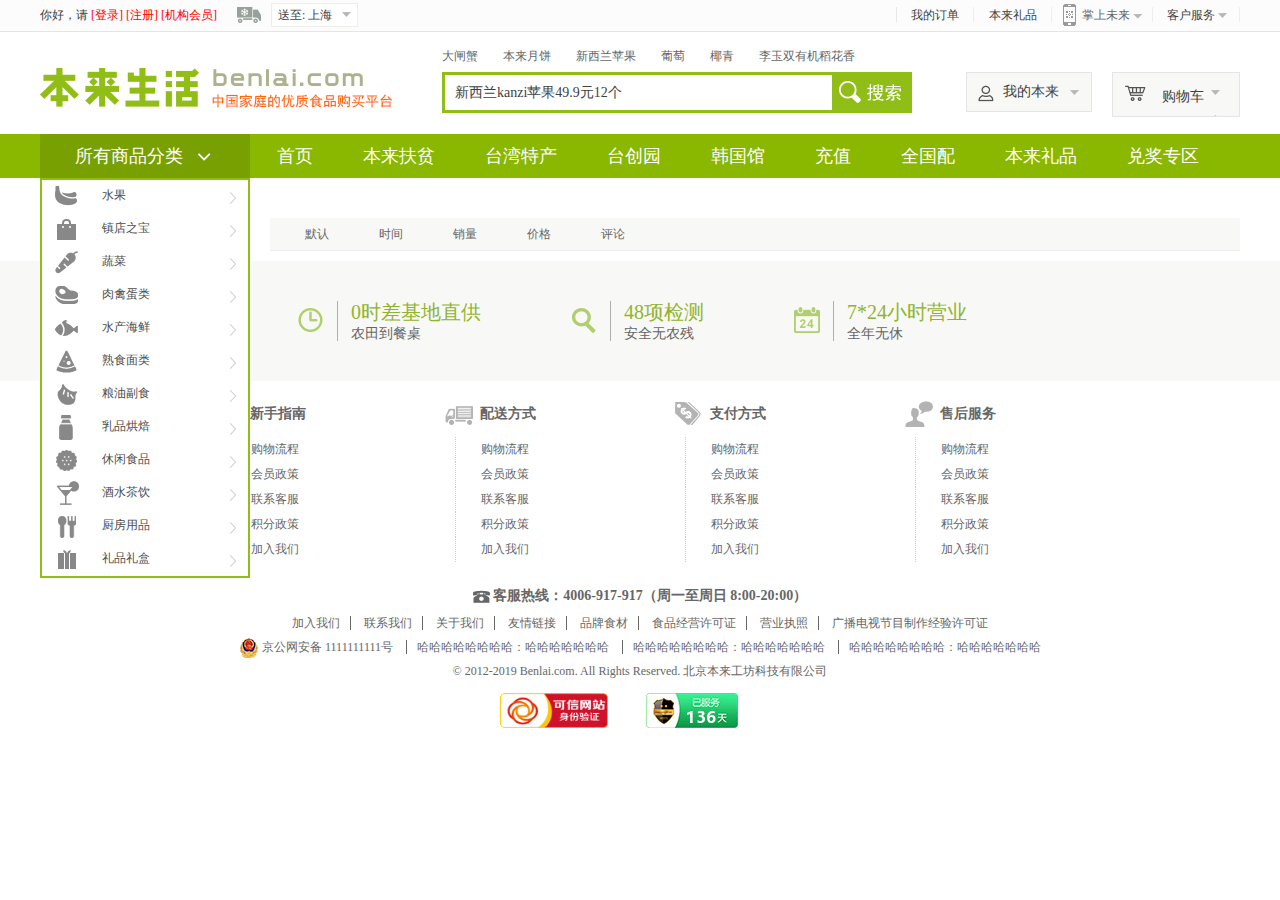
<file: html/list.html>
<!DOCTYPE html>
<html lang="en">
<head>
    <meta charset="UTF-8">
    <meta name="viewport" content="width=device-width, initial-scale=1.0">
    <meta http-equiv="X-UA-Compatible" content="ie=edge">
    <title>Document</title>
    <link rel="stylesheet" href="../css/public.css" >
    <link rel="stylesheet" href="../css/list.css" >
</head>
<body>
    <div id="header-view" >
            <div class="header-top" >
                <div class="margin">
                    <div class="header-top-l">你好，请
                        <a href="./land.html">[登录]</a>
                        <a href="./register.html">[注册]</a>
                        <a href="#">[机构会员]</a>
                    </div>
                    <div class="header-top-c">
                        <a href="#">送至: <font id=addre>上海</font></a>
                    </div>
                    <div class="header-top-r">
                        <ul>
                            <li>
                                <s></s>
                                <div class="menu my">
                                    <a href="#">
                                        我的订单
                                    </a>
                                </div>
                            </li>
                            <li>
                                <div class="menu lip">
                                    <a href="#">
                                        本来礼品
                                    </a>
                                </div>
                            </li>
                            <li>
                                <div class="hand">
                                    <dl>
                                        <dt><a href="#">掌上未来</a></dt>
                                        <dd>
                                            <img src="../img/ewm.png" />
                                            <p>扫描下载客户端</p>
                                        </dd>
                                    </dl>
    
                                </div>
                            </li>
                            <li>
                                <div class="server">
                                    <dl>
                                        <dt><a href="#">客户服务</a></dt>
                                        <dd>
                                            <p><a href="#">在线服务</a></p>
                                            <p><a href="#">联系客服</a></p>
                                            <p><a href="#">销售热线</a></p>
                                            <p><a href="#">帮助中心</a></p>
                                        </dd>
                                    </dl> 
                                </div>
                            </li>
                        </ul>
                    </div>
                </div>   
        </div>
        <div id=logo>
            <div class="margin">
                <div class="logo-l">
                    <a href="#"><img src="../img/logo.gif"/></a>
                </div>
                <div class="logo-c">
                    <ul>
                        <li><a href="#">大闸蟹</a></li>
                        <li><a href="#">本来月饼</a></li>
                        <li><a href="#">新西兰苹果</a></li>
                        <li><a href="#">葡萄</a></li>
                        <li><a href="#">椰青</a</li>
                        <li><a href="#">李玉双有机稻花香</a></li>
                    </ul>
                    <div class="search">
                        <input type="text" value="新西兰kanzi苹果49.9元12个" class="txt"/><input type="button" class="btn">
                    </div>
                </div>
                <div class="logo-r">
                    <div class="logo-r-my">
                        <dl>
                            <dt>                               
                                <a href="#"><s></s>我的本来</a>
                            </dt>
                            <dd>
                                <div class="logo-r-my-mx">
                                    <div>
                                            你好，请
                                        <a href="./land.html">[登录]</a>
                                    </div>
                                    <!-- <ul>
                                        <li class="my_left"></li>
                                        <li class="my_right"></li>
                                        <li class="my_right"></li>
                                        <li class="my_left"></li>
                                        <li class="my_right"></li>
                                        <li class="my_left"></li>
                                        <li class="my_right"></li>
                                        <li class="my_left"></li>
                                        <li class="my_right"></li>
                                        <li class="my_left"></li>
                                        <li class="my_right"></li>
                                    </ul> -->
                                </div>
                            </dd>
                    </dl>
                    </div>
                    <div class="logo-r-car">
                        <!-- <div class="num">num</div> -->
                        <a href="car.html">
                            <s></s>
                            购物车
                        </a>
                    </div>
                </div>
            </div>
        </div>
        <div id="nav">
            <div class="margin">
                <div class="nav-l">
                    <div class="nav-l-t"><a href="#">所有商品分类</a></div>
                    <div class="nav-l-b">
                        <dl class="shuig">
                            <dt><a href="#">水果</a></dt>
                            <dd>
                                <div class="menu">
                                    <ul>
                                        <!-- <li>
                                            <div class="title"><a href="#">热门推荐</a></div>
                                            <div class="list">
                                                <em><a href="#" title="">奇异果</a></em>
                                                <em><a href="#" title="">奇异果</a></em>
                                                <em><a href="#" title="">奇异果</a></em>
                                                <em><a href="#" title="">奇异果</a></em>
                                            </div>
                                        </li> -->

                                    </ul>
                                </div>
                            </dd>
                        </dl>
                        <dl class="zdzb">
                            <dt><a href="#">镇店之宝</a></dt>
                            <dd>
                                <div class="menu">
                                    <!-- <ul>
                                        <li>
                                            <div class="title"><a href="#">热门推荐</a></div>
                                            <div class="list">
                                                <em><a href="#" title="奇异果"></a></em>
                                                <em><a href="#" title="奇异果"></a></em>
                                                <em><a href="#" title="奇异果"></a></em>
                                                <em><a href="#" title="奇异果"></a></em>
                                            </div>
                                        </li>
                                    </ul> -->
                                </div>
                            </dd>
                        </dl>
                        <dl class="sc">
                            <dt><a href="#">蔬菜</a></dt>
                            <dd>
                                <div class="menu">
                                    <!-- <ul>
                                        <li>
                                            <div class="title"><a href="#">热门推荐</a></div>
                                            <div class="list">
                                                <em><a href="#" title="奇异果"></a></em>
                                                <em><a href="#" title="奇异果"></a></em>
                                                <em><a href="#" title="奇异果"></a></em>
                                                <em><a href="#" title="奇异果"></a></em>
                                            </div>
                                        </li>
                                    </ul> -->
                                </div>
                            </dd>
                        </dl>
                        <dl class="rqdl">
                            <dt><a href="#">肉禽蛋类</a></dt>
                            <dd>
                                <div class="menu">
                                    <!-- <ul>
                                        <li>
                                            <div class="title"><a href="#">热门推荐</a></div>
                                            <div class="list">
                                                <em><a href="#" title="奇异果"></a></em>
                                                <em><a href="#" title="奇异果"></a></em>
                                                <em><a href="#" title="奇异果"></a></em>
                                                <em><a href="#" title="奇异果"></a></em>
                                            </div>
                                        </li>
                                    </ul> -->
                                </div>
                            </dd>
                        </dl>
                        <dl class="schx">
                            <dt><a href="#">水产海鲜</a></dt>
                            <dd>
                                <div class="menu">
                                    <!-- <ul>
                                        <li>
                                            <div class="title"><a href="#">热门推荐</a></div>
                                            <div class="list">
                                                <em><a href="#" title="奇异果"></a></em>
                                                <em><a href="#" title="奇异果"></a></em>
                                                <em><a href="#" title="奇异果"></a></em>
                                                <em><a href="#" title="奇异果"></a></em>
                                            </div>
                                        </li>
                                    </ul> -->
                                </div>
                            </dd>
                        </dl>
                        <dl class="ssml">
                            <dt><a href="#">熟食面类</a></dt>
                            <dd>
                                <div class="menu">
                                    <!-- <ul>
                                        <li>
                                            <div class="title"><a href="#">热门推荐</a></div>
                                            <div class="list">
                                                <em><a href="#" title="奇异果"></a></em>
                                                <em><a href="#" title="奇异果"></a></em>
                                                <em><a href="#" title="奇异果"></a></em>
                                                <em><a href="#" title="奇异果"></a></em>
                                            </div>
                                        </li>
                                    </ul> -->
                                </div>
                            </dd>
                        </dl>
                        <dl class="lyfs">
                            <dt><a href="#">粮油副食</a></dt>
                            <dd>
                                <div class="menu">
                                    <!-- <ul>
                                        <li>
                                            <div class="title"><a href="#">热门推荐</a></div>
                                            <div class="list">
                                                <em><a href="#" title="奇异果"></a></em>
                                                <em><a href="#" title="奇异果"></a></em>
                                                <em><a href="#" title="奇异果"></a></em>
                                                <em><a href="#" title="奇异果"></a></em>
                                            </div>
                                        </li>
                                    </ul> -->
                                </div>
                            </dd>
                        </dl>
                        <dl class="rphb">
                            <dt><a href="#">乳品烘焙</a></dt>
                            <dd>
                                <div class="menu">
                                    <!-- <ul>
                                        <li>
                                            <div class="title"><a href="#">热门推荐</a></div>
                                            <div class="list">
                                                <em><a href="#" title="奇异果"></a></em>
                                                <em><a href="#" title="奇异果"></a></em>
                                                <em><a href="#" title="奇异果"></a></em>
                                                <em><a href="#" title="奇异果"></a></em>
                                            </div>
                                        </li>
                                    </ul> -->
                                </div>
                            </dd>
                        </dl>
                        <dl class="xxsp">
                            <dt><a href="#">休闲食品</a></dt>
                            <dd>
                                <div class="menu">
                                    <!-- <ul>
                                        <li>
                                            <div class="title"><a href="#">热门推荐</a></div>
                                            <div class="list">
                                                <em><a href="#" title="奇异果"></a></em>
                                                <em><a href="#" title="奇异果"></a></em>
                                                <em><a href="#" title="奇异果"></a></em>
                                                <em><a href="#" title="奇异果"></a></em>
                                            </div>
                                        </li>
                                    </ul> -->
                                </div>
                            </dd>
                        </dl>
                        <dl class="jscy">
                            <dt><a href="#">酒水茶饮</a></dt>
                            <dd>
                                <div class="menu">
                                    <!-- <ul>
                                        <li>
                                            <div class="title"><a href="#">热门推荐</a></div>
                                            <div class="list">
                                                <em><a href="#" title="奇异果"></a></em>
                                                <em><a href="#" title="奇异果"></a></em>
                                                <em><a href="#" title="奇异果"></a></em>
                                                <em><a href="#" title="奇异果"></a></em>
                                            </div>
                                        </li>
                                    </ul> -->
                                </div>
                            </dd>
                        </dl>
                        <dl class="cfyp">
                            <dt><a href="#">厨房用品</a></dt>
                            <dd>
                                <div class="menu">
                                    <!-- <ul>
                                        <li>
                                            <div class="title"><a href="#">热门推荐</a></div>
                                            <div class="list">
                                                <em><a href="#" title="奇异果"></a></em>
                                                <em><a href="#" title="奇异果"></a></em>
                                                <em><a href="#" title="奇异果"></a></em>
                                                <em><a href="#" title="奇异果"></a></em>
                                            </div>
                                        </li>
                                    </ul> -->
                                </div>
                            </dd>
                        </dl>
                        <dl class="lplh">
                            <dt><a href="#">礼品礼盒</a></dt>
                            <dd>
                                <div class="menu">
                                    <ul>

                                    </ul>
                                </div>
                            </dd>
                        </dl>
                    </div>
                </div>
                <ul class="nav-r">
                    <li><a href="index.html">首页</a></li>
                    <li><a href="#">本来扶贫</a></li>
                    <li><a href="#">台湾特产</a></li>
                    <li><a href="#">台创园</a></li>
                    <li><a href="#">韩国馆</a></li>
                    <li><a href="#">充值</a></li>
                    <li><a href="#">全国配</a></li>
                    <li><a href="#">本来礼品</a></li>
                    <li><a href="#">兑奖专区</a></li>

                </ul>
            </div>
        </div>
    </div>
    <div id="list" class="margin">
        <div class="list-t">
            <a href="#">首页</a> > <span class="layout-name">椰青</span>
        </div>
        <div class="listmx">
            <div class="listmx-t">
                <ul>
                    <li><a href="#">默认</a></li>
                    <li><a href="#">时间</a></li>
                    <li><a href="#">销量</a></li>
                    <li><a href="#">价格</a></li>
                    <li><a href="#">评论</a></li>
                </ul>
            </div>
        </div>
        <div class="listcon">
            <ul>
                <!-- <li>
                    <div class="smallb">
                        <p> 
                            <a href="../html/layout.html">
                                <img src="../img/xiangl.jpg"/>
                            </a>
                        </p>  
                        <P class="tip"><a href="../html/layout.html"><font>哈哈哈哈哈哈哈哈哈哈</font><span>hhhhhh</span></a></P>
                        <p class="price">
                            ￥89.00
                            <span>￥188</span>
                        </p>
                        <p class="peis">
                            <span>冷链配</span>
                        </p>
                        <p class="btn"><a href="#"></a></p>
                    </div>
                </li> -->
            </ul>
        </div>
    </div>
    <div id="footer">
            <div class="footer-t">
                <div class="margin">
                    <dl>
                        <dt class="l1"></dt>
                        <dd>
                            <span>18小时低温</span>
                            全程冷链配送
                        </dd>
                    </dl>
                    <dl>
                        <dt class="l2"></dt>
                        <dd>
                            <span>0时差基地直供</span>                     
                            农田到餐桌 
                        </dd>
                    </dl>
                    <dl>
                        <dt class="l3"></dt>
                        <dd>
                            <span>48项检测</span>
                            安全无农残
                        </dd>
                    </dl>
                    <dl>
                        <dt class="l4"></dt>
                        <dd>
                            <span>7*24小时营业</span>
                            全年无休
                        </dd>
                    </dl>
                </div>
            </div>
            <div class="footer-c">
                <dl>
                    <dt class="new">新手指南</dt>
                    <dd><a href="#">购物流程</a></dd>
                    <dd><a href="#">会员政策</a></dd>
                    <dd><a href="#">联系客服</a></dd>
                    <dd><a href="#">积分政策</a></dd>
                    <dd><a href="#">加入我们</a></dd>
                </dl>
                <dl>
                    <dt class="peis">配送方式</dt>
                    <dd><a href="#">购物流程</a></dd>
                    <dd><a href="#">会员政策</a></dd>
                    <dd><a href="#">联系客服</a></dd>
                    <dd><a href="#">积分政策</a></dd>
                    <dd><a href="#">加入我们</a></dd>
                </dl>
                <dl>
                    <dt class="zhif">支付方式</dt>
                    <dd><a href="#">购物流程</a></dd>
                    <dd><a href="#">会员政策</a></dd>
                    <dd><a href="#">联系客服</a></dd>
                    <dd><a href="#">积分政策</a></dd>
                    <dd><a href="#">加入我们</a></dd>
                </dl>
                <dl>
                    <dt class="shouh">售后服务</dt>
                    <dd><a href="#">购物流程</a></dd>
                    <dd><a href="#">会员政策</a></dd>
                    <dd><a href="#">联系客服</a></dd>
                    <dd><a href="#">积分政策</a></dd>
                    <dd><a href="#">加入我们</a></dd>
                </dl>
            </div>
            <div class="footer-b margin">
                <dl>
                    <dt>
                        <img src="../img/tel.gif">
                        客服热线：4006-917-917（周一至周日 8:00-20:00）
                    </dt>
                    <dd>
                        <em><a href="#">加入我们</a></em>
                        <em><a href="#">联系我们</a></em>
                        <em><a href="#">关于我们</a></em>
                        <em><a href="#">友情链接</a></em>
                        <em><a href="#">品牌食材</a></em>
                        <em><a href="#">食品经营许可证</a></em>
                        <em><a href="#">营业执照</a></em>
                        <em class="none"><a href="#">广播电视节目制作经验许可证</a></em>
                    </dd>
                    <dd>
                        <em>
                            <a href="#">
                                <img src="../img/police.png">
                                京公网安备 1111111111号
                            </a>
                        </em>
                        <em>
                            <a href="#">
                            哈哈哈哈哈哈哈哈：哈哈哈哈哈哈哈
                            </a>
                        </em>
                        <em>
                            <a href="#">
                            哈哈哈哈哈哈哈哈：哈哈哈哈哈哈哈
                            </a>
                        </em>
                        <em class="none">
                            <a href="#">
                            哈哈哈哈哈哈哈哈：哈哈哈哈哈哈哈
                            </a>
                        </em>
                    </dd>
                    <dd>© 2012-2019 Benlai.com. All Rights Reserved. 北京本来工坊科技有限公司</dd>
                    <dd class="bott">
                        <em class="wangz none"><a href="#"></a></em>
                        <em class="jiand none"><a href="#"></a></em>
                    </dd>
                </dl>
            </div>
        </div>
    <script src="../libs/jquery.js"></script>
    <script src="../js/ajax.2.0.js"></script>
    <script src="../js/list.js"></script>
</body>
</html>
</file>
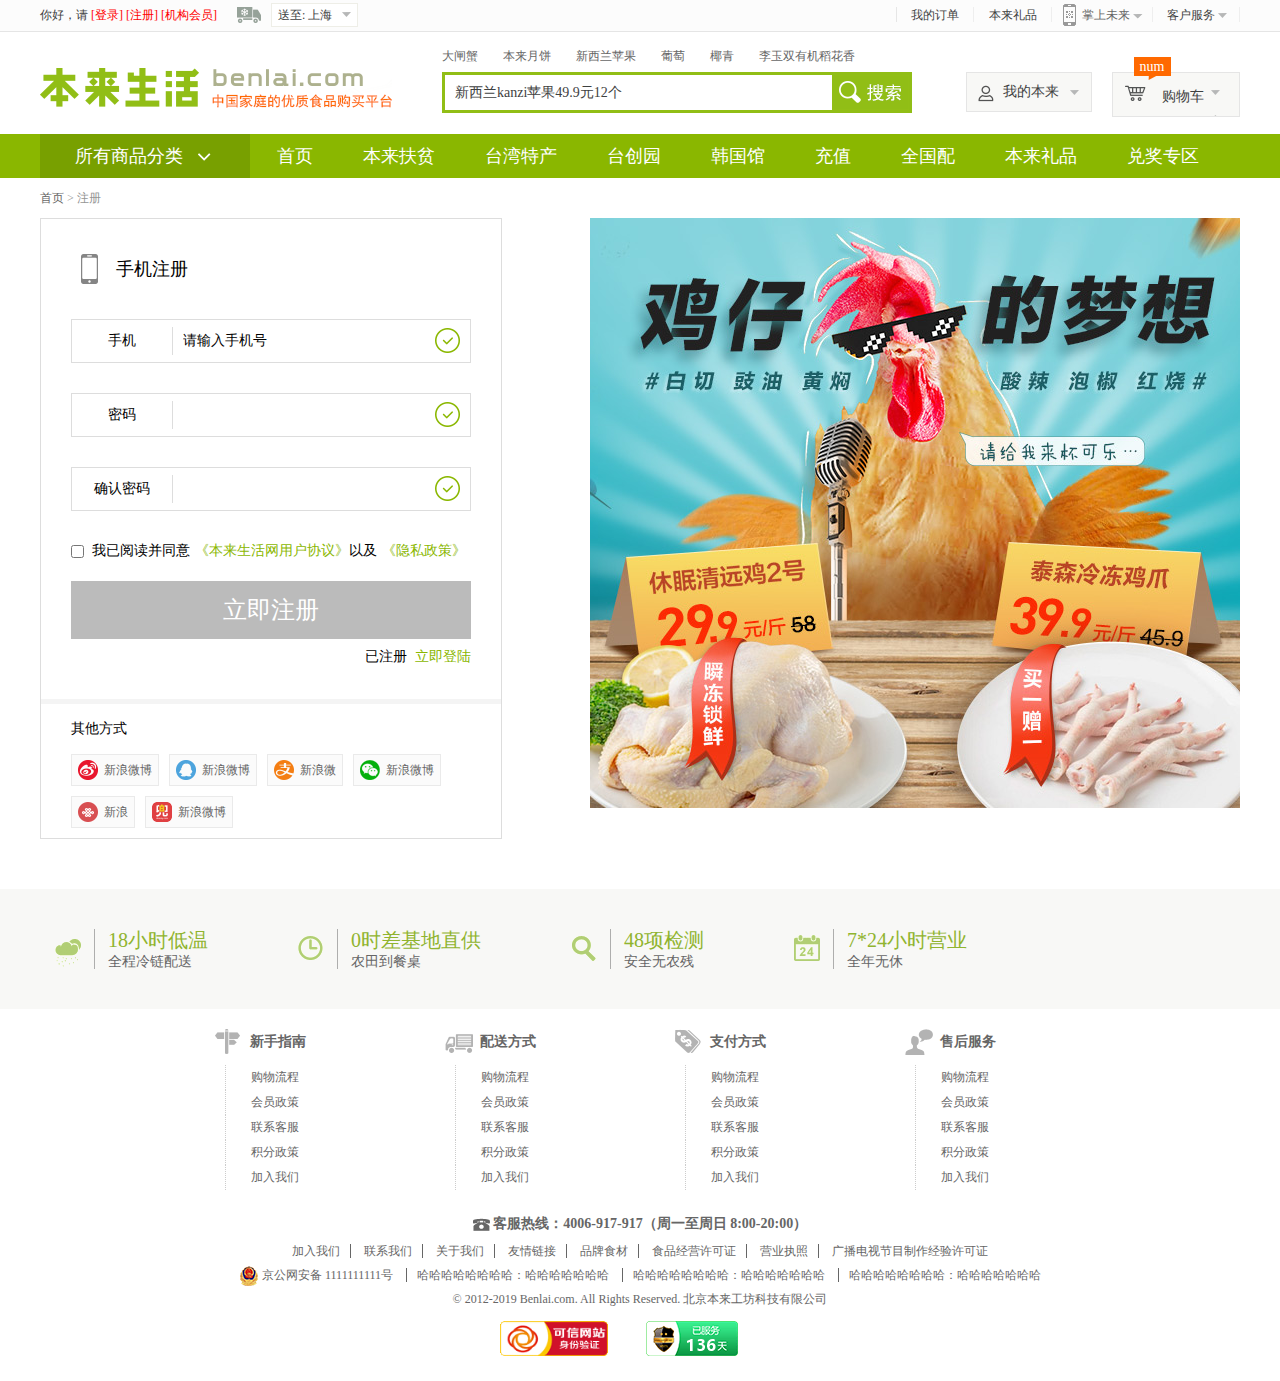
<file: html/register.html>
<!DOCTYPE html>
<html lang="en">
<head>
    <meta charset="UTF-8">
    <meta name="viewport" content="width=device-width, initial-scale=1.0">
    <meta http-equiv="X-UA-Compatible" content="ie=edge">
    <title>Document</title>
    <link rel="stylesheet" href="../css/public.css" >
    <link rel="stylesheet" href="../css/register.css" >
</head>
<body>
    <div id="header-view" >
            <div class="header-top" >
                <div class="margin">
                    <div class="header-top-l">你好，请
                        <a href="./land.html">[登录]</a>
                        <a href="./register.html">[注册]</a>
                        <a href="#">[机构会员]</a>
                    </div>
                    <div class="header-top-c">
                        <a href="#">送至: <font id=addre>上海</font></a>
                    </div>
                    <div class="header-top-r">
                        <ul>
                            <li>
                                <s></s>
                                <div class="menu my">
                                    <a href="#">
                                        我的订单
                                    </a>
                                </div>
                            </li>
                            <li>
                                <div class="menu lip">
                                    <a href="#">
                                        本来礼品
                                    </a>
                                </div>
                            </li>
                            <li>
                                <div class="hand">
                                    <dl>
                                        <dt><a href="#">掌上未来</a></dt>
                                        <dd>
                                            <img src="../img/ewm.png" />
                                            <p>扫描下载客户端</p>
                                        </dd>
                                    </dl>
    
                                </div>
                            </li>
                            <li>
                                <div class="server">
                                    <dl>
                                        <dt><a href="#">客户服务</a></dt>
                                        <dd>
                                            <p><a href="#">在线服务</a></p>
                                            <p><a href="#">联系客服</a></p>
                                            <p><a href="#">销售热线</a></p>
                                            <p><a href="#">帮助中心</a></p>
                                        </dd>
                                    </dl> 
                                </div>
                            </li>
                        </ul>
                    </div>
                </div>   
        </div>
        <div id=logo>
            <div class="margin">
                <div class="logo-l">
                    <a href="#"><img src="../img/logo.gif"/></a>
                </div>
                <div class="logo-c">
                    <ul>
                        <li><a href="#">大闸蟹</a></li>
                        <li><a href="#">本来月饼</a></li>
                        <li><a href="#">新西兰苹果</a></li>
                        <li><a href="#">葡萄</a></li>
                        <li><a href="#">椰青</a</li>
                        <li><a href="#">李玉双有机稻花香</a></li>
                    </ul>
                    <div class="search">
                        <input type="text" value="新西兰kanzi苹果49.9元12个" class="txt"/><input type="button" class="btn">
                    </div>
                </div>
                <div class="logo-r">
                    <div class="logo-r-my">
                        <dl>
                            <dt>                               
                                <a href="#"><s></s>我的本来</a>
                            </dt>
                            <dd>
                                <div class="logo-r-my-mx">
                                    <div>
                                            你好，请
                                        <a href="./land.html">[登录]</a>
                                    </div>
                                    <!-- <ul>
                                        <li class="my_left"></li>
                                        <li class="my_right"></li>
                                        <li class="my_right"></li>
                                        <li class="my_left"></li>
                                        <li class="my_right"></li>
                                        <li class="my_left"></li>
                                        <li class="my_right"></li>
                                        <li class="my_left"></li>
                                        <li class="my_right"></li>
                                        <li class="my_left"></li>
                                        <li class="my_right"></li>
                                    </ul> -->
                                </div>
                            </dd>
                    </dl>
                    </div>
                    <div class="logo-r-car">
                        <div class="num">num</div>
                        <a href="car.html">
                            <s></s>
                            购物车
                        </a>
                    </div>
                </div>
            </div>
        </div>
        <div id="nav">
            <div class="margin">
                <div class="nav-l">
                    <div class="nav-l-t"><a href="#">所有商品分类</a></div>
                    <div class="nav-l-b">
                        <dl class="shuig">
                            <dt><a href="#">水果</a></dt>
                            <dd>
                                <div class="menu">
                                    <ul>
                                        <!-- <li>
                                            <div class="title"><a href="#">热门推荐</a></div>
                                            <div class="list">
                                                <em><a href="#" title="">奇异果</a></em>
                                                <em><a href="#" title="">奇异果</a></em>
                                                <em><a href="#" title="">奇异果</a></em>
                                                <em><a href="#" title="">奇异果</a></em>
                                            </div>
                                        </li> -->

                                    </ul>
                                </div>
                            </dd>
                        </dl>
                        <dl class="zdzb">
                            <dt><a href="#">镇店之宝</a></dt>
                            <dd>
                                <div class="menu">
                                    <!-- <ul>
                                        <li>
                                            <div class="title"><a href="#">热门推荐</a></div>
                                            <div class="list">
                                                <em><a href="#" title="奇异果"></a></em>
                                                <em><a href="#" title="奇异果"></a></em>
                                                <em><a href="#" title="奇异果"></a></em>
                                                <em><a href="#" title="奇异果"></a></em>
                                            </div>
                                        </li>
                                    </ul> -->
                                </div>
                            </dd>
                        </dl>
                        <dl class="sc">
                            <dt><a href="#">蔬菜</a></dt>
                            <dd>
                                <div class="menu">
                                    <!-- <ul>
                                        <li>
                                            <div class="title"><a href="#">热门推荐</a></div>
                                            <div class="list">
                                                <em><a href="#" title="奇异果"></a></em>
                                                <em><a href="#" title="奇异果"></a></em>
                                                <em><a href="#" title="奇异果"></a></em>
                                                <em><a href="#" title="奇异果"></a></em>
                                            </div>
                                        </li>
                                    </ul> -->
                                </div>
                            </dd>
                        </dl>
                        <dl class="rqdl">
                            <dt><a href="#">肉禽蛋类</a></dt>
                            <dd>
                                <div class="menu">
                                    <!-- <ul>
                                        <li>
                                            <div class="title"><a href="#">热门推荐</a></div>
                                            <div class="list">
                                                <em><a href="#" title="奇异果"></a></em>
                                                <em><a href="#" title="奇异果"></a></em>
                                                <em><a href="#" title="奇异果"></a></em>
                                                <em><a href="#" title="奇异果"></a></em>
                                            </div>
                                        </li>
                                    </ul> -->
                                </div>
                            </dd>
                        </dl>
                        <dl class="schx">
                            <dt><a href="#">水产海鲜</a></dt>
                            <dd>
                                <div class="menu">
                                    <!-- <ul>
                                        <li>
                                            <div class="title"><a href="#">热门推荐</a></div>
                                            <div class="list">
                                                <em><a href="#" title="奇异果"></a></em>
                                                <em><a href="#" title="奇异果"></a></em>
                                                <em><a href="#" title="奇异果"></a></em>
                                                <em><a href="#" title="奇异果"></a></em>
                                            </div>
                                        </li>
                                    </ul> -->
                                </div>
                            </dd>
                        </dl>
                        <dl class="ssml">
                            <dt><a href="#">熟食面类</a></dt>
                            <dd>
                                <div class="menu">
                                    <!-- <ul>
                                        <li>
                                            <div class="title"><a href="#">热门推荐</a></div>
                                            <div class="list">
                                                <em><a href="#" title="奇异果"></a></em>
                                                <em><a href="#" title="奇异果"></a></em>
                                                <em><a href="#" title="奇异果"></a></em>
                                                <em><a href="#" title="奇异果"></a></em>
                                            </div>
                                        </li>
                                    </ul> -->
                                </div>
                            </dd>
                        </dl>
                        <dl class="lyfs">
                            <dt><a href="#">粮油副食</a></dt>
                            <dd>
                                <div class="menu">
                                    <!-- <ul>
                                        <li>
                                            <div class="title"><a href="#">热门推荐</a></div>
                                            <div class="list">
                                                <em><a href="#" title="奇异果"></a></em>
                                                <em><a href="#" title="奇异果"></a></em>
                                                <em><a href="#" title="奇异果"></a></em>
                                                <em><a href="#" title="奇异果"></a></em>
                                            </div>
                                        </li>
                                    </ul> -->
                                </div>
                            </dd>
                        </dl>
                        <dl class="rphb">
                            <dt><a href="#">乳品烘焙</a></dt>
                            <dd>
                                <div class="menu">
                                    <!-- <ul>
                                        <li>
                                            <div class="title"><a href="#">热门推荐</a></div>
                                            <div class="list">
                                                <em><a href="#" title="奇异果"></a></em>
                                                <em><a href="#" title="奇异果"></a></em>
                                                <em><a href="#" title="奇异果"></a></em>
                                                <em><a href="#" title="奇异果"></a></em>
                                            </div>
                                        </li>
                                    </ul> -->
                                </div>
                            </dd>
                        </dl>
                        <dl class="xxsp">
                            <dt><a href="#">休闲食品</a></dt>
                            <dd>
                                <div class="menu">
                                    <!-- <ul>
                                        <li>
                                            <div class="title"><a href="#">热门推荐</a></div>
                                            <div class="list">
                                                <em><a href="#" title="奇异果"></a></em>
                                                <em><a href="#" title="奇异果"></a></em>
                                                <em><a href="#" title="奇异果"></a></em>
                                                <em><a href="#" title="奇异果"></a></em>
                                            </div>
                                        </li>
                                    </ul> -->
                                </div>
                            </dd>
                        </dl>
                        <dl class="jscy">
                            <dt><a href="#">酒水茶饮</a></dt>
                            <dd>
                                <div class="menu">
                                    <!-- <ul>
                                        <li>
                                            <div class="title"><a href="#">热门推荐</a></div>
                                            <div class="list">
                                                <em><a href="#" title="奇异果"></a></em>
                                                <em><a href="#" title="奇异果"></a></em>
                                                <em><a href="#" title="奇异果"></a></em>
                                                <em><a href="#" title="奇异果"></a></em>
                                            </div>
                                        </li>
                                    </ul> -->
                                </div>
                            </dd>
                        </dl>
                        <dl class="cfyp">
                            <dt><a href="#">厨房用品</a></dt>
                            <dd>
                                <div class="menu">
                                    <!-- <ul>
                                        <li>
                                            <div class="title"><a href="#">热门推荐</a></div>
                                            <div class="list">
                                                <em><a href="#" title="奇异果"></a></em>
                                                <em><a href="#" title="奇异果"></a></em>
                                                <em><a href="#" title="奇异果"></a></em>
                                                <em><a href="#" title="奇异果"></a></em>
                                            </div>
                                        </li>
                                    </ul> -->
                                </div>
                            </dd>
                        </dl>
                        <dl class="lplh">
                            <dt><a href="#">礼品礼盒</a></dt>
                            <dd>
                                <div class="menu">
                                    <ul>

                                    </ul>
                                </div>
                            </dd>
                        </dl>
                    </div>
                </div>
                <ul class="nav-r">
                    <li><a href="#">首页</a></li>
                    <li><a href="#">本来扶贫</a></li>
                    <li><a href="#">台湾特产</a></li>
                    <li><a href="#">台创园</a></li>
                    <li><a href="#">韩国馆</a></li>
                    <li><a href="#">充值</a></li>
                    <li><a href="#">全国配</a></li>
                    <li><a href="#">本来礼品</a></li>
                    <li><a href="#">兑奖专区</a></li>

                </ul>
            </div>
        </div>
    </div>
    <!-- <div id="land-header"></div> -->
    <div id="land" class="margin">
        <div class="land-t">
            <a href="./index.html">首页</a> > 注册 
        </div>
        <div class="land-b">
            <div class="land-b-l">
                <div class="tit">
                     <p>手机注册</p>
                </div>
                <div class="tel">
                    <p>手机</p>
                    <input type="tel" id="txt1" value="请输入手机号">
                    <s></s>
                    <div class="telerro">手机号码格式不正确，请重新输入</div>
                </div>
                <!-- <div class="register-yz">
                    <p>验证</p>
                    <div class="register-b">
                        <div class="register-s"></div>
                        请按住滑块，拖到最右边
                    </div>
                </div> -->
                <div class="pass">
                    <p>密码</p>
                    <input type="text" id="txt2">
                    <s></s>
                    <div class="passerro">密码须为8-16位字母,数字,下划线组合</div>
                </div>
                <div class="repass">
                        <p>确认密码</p>
                        <input type="text" id="txt2">
                        <s></s>
                        <div class="repasserro">请输入确认密码</div>
                </div>
                <div class="choose">
                    <input type="checkbox"  id="check" />
                    我已阅读并同意<a href="#">《本来生活网用户协议》</a>以及<a href="#">《隐私政策》</a>
                </div>
                <div class="submit"><a>立即注册</a></div>
               <div class="other">
                    已注册
                    <a href="./land.html">立即登陆</a>
               </div>
               <dl>
                   <dt>其他方式</dt>
                   <dd class="land-l1"><a href="#">新浪微博</a></dd>
                   <dd class="land-l2"><a href="#">新浪微博</a></dd>
                   <dd class="land-l3"><a href="#">新浪微</a></dd>
                   <dd class="land-l4"><a href="#">新浪微博</a></dd>
                   <dd class="land-l5"><a href="#">新浪</a></dd>
                   <dd class="land-l6"><a href="#">新浪微博</a></dd>
               </dl>
            </div>
            <div class="land-b-r">
                <a href="#">
                    <img src="../img/chicken.jpg" alt=""/>
                </a>
            </div>
        </div>
    </div>
    <div id="footer">
            <div class="footer-t">
                <div class="margin">
                    <dl>
                        <dt class="l1"></dt>
                        <dd>
                            <span>18小时低温</span>
                            全程冷链配送
                        </dd>
                    </dl>
                    <dl>
                        <dt class="l2"></dt>
                        <dd>
                            <span>0时差基地直供</span>                     
                            农田到餐桌 
                        </dd>
                    </dl>
                    <dl>
                        <dt class="l3"></dt>
                        <dd>
                            <span>48项检测</span>
                            安全无农残
                        </dd>
                    </dl>
                    <dl>
                        <dt class="l4"></dt>
                        <dd>
                            <span>7*24小时营业</span>
                            全年无休
                        </dd>
                    </dl>
                </div>
            </div>
            <div class="footer-c">
                <dl>
                    <dt class="new">新手指南</dt>
                    <dd><a href="#">购物流程</a></dd>
                    <dd><a href="#">会员政策</a></dd>
                    <dd><a href="#">联系客服</a></dd>
                    <dd><a href="#">积分政策</a></dd>
                    <dd><a href="#">加入我们</a></dd>
                </dl>
                <dl>
                    <dt class="peis">配送方式</dt>
                    <dd><a href="#">购物流程</a></dd>
                    <dd><a href="#">会员政策</a></dd>
                    <dd><a href="#">联系客服</a></dd>
                    <dd><a href="#">积分政策</a></dd>
                    <dd><a href="#">加入我们</a></dd>
                </dl>
                <dl>
                    <dt class="zhif">支付方式</dt>
                    <dd><a href="#">购物流程</a></dd>
                    <dd><a href="#">会员政策</a></dd>
                    <dd><a href="#">联系客服</a></dd>
                    <dd><a href="#">积分政策</a></dd>
                    <dd><a href="#">加入我们</a></dd>
                </dl>
                <dl>
                    <dt class="shouh">售后服务</dt>
                    <dd><a href="#">购物流程</a></dd>
                    <dd><a href="#">会员政策</a></dd>
                    <dd><a href="#">联系客服</a></dd>
                    <dd><a href="#">积分政策</a></dd>
                    <dd><a href="#">加入我们</a></dd>
                </dl>
            </div>
            <div class="footer-b margin">
                <dl>
                    <dt>
                        <img src="../img/tel.gif">
                        客服热线：4006-917-917（周一至周日 8:00-20:00）
                    </dt>
                    <dd>
                        <em><a href="#">加入我们</a></em>
                        <em><a href="#">联系我们</a></em>
                        <em><a href="#">关于我们</a></em>
                        <em><a href="#">友情链接</a></em>
                        <em><a href="#">品牌食材</a></em>
                        <em><a href="#">食品经营许可证</a></em>
                        <em><a href="#">营业执照</a></em>
                        <em class="none"><a href="#">广播电视节目制作经验许可证</a></em>
                    </dd>
                    <dd>
                        <em>
                            <a href="#">
                                <img src="../img/police.png">
                                京公网安备 1111111111号
                            </a>
                        </em>
                        <em>
                            <a href="#">
                            哈哈哈哈哈哈哈哈：哈哈哈哈哈哈哈
                            </a>
                        </em>
                        <em>
                            <a href="#">
                            哈哈哈哈哈哈哈哈：哈哈哈哈哈哈哈
                            </a>
                        </em>
                        <em class="none">
                            <a href="#">
                            哈哈哈哈哈哈哈哈：哈哈哈哈哈哈哈
                            </a>
                        </em>
                    </dd>
                    <dd>© 2012-2019 Benlai.com. All Rights Reserved. 北京本来工坊科技有限公司</dd>
                    <dd class="bott">
                        <em class="wangz none"><a href="#"></a></em>
                        <em class="jiand none"><a href="#"></a></em>
                    </dd>
                </dl>
            </div>
        </div>
    <!-- <div id="land-footer"></div>
    <script src="../libs/jquery.js"></script>
    <script>
        // $("#land-header").load("./index.html #header-view");
        // $("#land-footer").load("./index.html #footer");
    
    </script> -->
    <script src="../libs/jquery.js"></script>
    <script src="../js/ajax.2.0.js"></script>
    <script src="../js/register.js"></script>
   
</body>
</html>
</file>
<file: css/public.css>
@charset "utf-8";
/* CSS Document */

body,ol,ul,h1,h2,h3,h4,h5,h6,p,dl,dd,fieldset,legend,input,textarea,select,figure{margin:0;padding:0;}
body{font:12px  "宋体"; word-wrap:break-word;}
a,u,s,del{color:#666;text-decoration:none} 
fieldset ,a img,.bor0 {border:0;}
i,em,b{font-style:normal;font-weight:100;}
li{list-style:none;}
img{vertical-align:middle;}
table{border-collapse:collapse;}/*table合并边框*/
.ind2{text-indent:2em;}
input{outline:none;}/* 去除google蓝框 */
textarea{resize:none;}/* 禁止拖动 */

/*溢出隐藏出现省略号*/
.over{
	white-space:nowrap;/*强制不换行*/
	overflow:hidden;/*溢出:隐藏*/
	text-overflow:ellipsis;/*溢出隐藏时出现省略号*/	
}

/*水平垂直对齐*/
.valign{text-align:center;}
.valign img{vertical-align:middle;}
.valign:after{content:"";display:inline-block;vertical-align:middle;height:100%;}


.clear:before{content:"";display:table;}/*margin-top:向上传递问题*/
.clear:after{content:"";clear:both;display:block;}/*清除浮动*/
</file>
<file: css/style.css>
@charset "utf-8";
.margin{width:1200px;margin:0 auto;}
#header{
    height: 126px;
    background: url(../img/header.png) no-repeat top;
    position: relative;
}
#header-view{width: 100%; color: #3E4141; height:178px;}
#header-view .header-top{ width: 100%;height:31px;background-color: #FCFCFC;border-bottom: 1px solid #E5E5E5;}
#header-view .header-top .header-top-l{color: #3E4141;line-height: 30px;float: left;margin-right: 20px; }
#header-view .header-top .header-top-l a{color:red;}
#header-view .header-top .header-top-login{display:none;position: relative;float: left;margin-right: 20px;}
#header-view .header-top .header-top-login  dl{height: 30px;}
#header-view .header-top .header-top-login  dl dt{padding: 0px 10px 0px 7px;
    border-left: 1px solid #E8E8E8;border-right: 1px solid #E8E8E8;border-bottom: 1px solid #E8E8E8;
    background-color: #FFF;z-index: 73;width: 123px;height: 29px;}
#header-view .header-top .header-top-login  dl dt a.f1{display: block;
    background: url("../img/css1.png") no-repeat scroll 114px 13px transparent;
    padding-right: 19px;line-height: 32px;color: #3E4141;float: left;width: 105px;height: 30px;}
#header-view .header-top .header-top-login  dl dt a.f1 p{float: left;}
#header-view .header-top .header-top-login  dl dt a.f1 em{color: #FF6900;width: 68px;
    text-overflow: clip;overflow: hidden;word-wrap: break-word;height: 32px;float: right;}

#header-view .header-top .header-top-login  dl dd{border: 1px solid #E8E8E8;background-color: #FFF;
    box-shadow: 1px 1px 6px rgba(192, 192, 192, 0.5);padding-bottom: 10px;
    position: absolute;top: 32px;left: 0px;z-index: 72;width: 200px;display: none;}
#header-view .header-top .header-top-login  dl dd p{float: left;line-height: 42px; font-weight: 700;
        font-size: 14px;width: 120px;text-overflow: clip;overflow: hidden;word-wrap: break-word;
        height: 42px;text-align: center;}
 
#header-view .header-top .header-top-login  dl dd a{float: right;line-height: 42px;color: #78A000;}
#header-view .header-top .header-top-login dl:hover dd{display:block;}

#header-view .header-top .header-top-c{float: left;background: url(../img/css1.png) no-repeat scroll 0px -43px transparent;
    padding-left: 34px;}
#header-view .header-top .header-top-c a{display: block;text-align: left;width: 69px;height: 22px;line-height: 22px;
    padding-left: 6px;color: #3E4141;float: left;border: 1px solid #EEEEE7;background:url(../img/css1.png) no-repeat 70px 8px #FFF;
    margin-top: 3px;overflow: hidden;padding-right: 10px;}
 #header-view .header-top .header-top-r{float: right;}

 #header-view .header-top .header-top-r ul li{float: left;position: relative;background: url(../img/css1.png) no-repeat scroll right -79px transparent;}
 #header-view .header-top .header-top-r ul li s{top: 7px;left: 0px;width: 0px;height: 15px;border-left: 1px solid #E6E6E6;
    overflow: hidden;position: absolute;z-index: 0;}
#header-view .header-top .header-top-r ul li .menu{margin: 0px 15px;}
#header-view .header-top .header-top-r ul li .menu a{line-height: 30px;color: #3E4141;}
#header-view .header-top .header-top-r ul li .hand dl{width: 101px;height: 30px;}
#header-view .header-top .header-top-r ul li .hand dl dt{width: 71px;padding: 0px 0px 0px 30px;display: block;
    background: url(../img/phone.gif) no-repeat scroll 11px 4px transparent;line-height: 30px; color: #3E4141;}
#header-view .header-top .header-top-r ul li .hand dl dd{position: absolute;top: 30px;left: -1px;
    padding: 0px 4px;background-color: #FFF;box-shadow: 1px 1px 6px rgba(192, 192, 192, 0.5);z-index: 78;
    display: none;border-left: 1px solid #E8E8E8;border-right: 1px solid #E8E8E8;border-bottom: 1px solid #E8E8E8;}
#header-view .header-top .header-top-r ul li .hand dl dd img{width: 95px;margin-top: 15px;}
#header-view .header-top .header-top-r ul li .hand dl dd p{color: #3E4141;line-height: 40px;text-align: center;}
#header-view .header-top .header-top-r ul li .hand:hover dd{display: block;}

#header-view .header-top .header-top-r ul li .server dl{width: 87px;height: 30px;} 
#header-view .header-top .header-top-r ul li .server dl dt a{width: 73px;padding: 0px 0px 0px 14px;display: block;
    background: url(../img/css1.png) no-repeat 65px 13px;line-height: 30px;color: #3E4141;}
#header-view .header-top .header-top-r ul li .server dl dd{display: none;width: 79px;position: absolute;top: 30px;left: -1px;
    padding: 0px 4px 7px;background-color: #FFF;box-shadow: 1px 1px 6px rgba(192, 192, 192, 0.5);
    z-index: 78;border-left: 1px solid #E8E8E8;border-right: 1px solid #E8E8E8;border-bottom: 1px solid #E8E8E8}
#header-view .header-top .header-top-r ul li .server dl dd p{padding: 0px 12px;}  
#header-view .header-top .header-top-r ul li .server:hover dd{display: block;}
#header-view #logo{height:102px;}
#header-view #logo .logo-l{float: left;margin-top:5px;}
#header-view #logo .logo-c{float: left;height: 41px;margin:8px 0 0 50px;width: 470px;}
#header-view #logo .logo-c ul{line-height: 32px;height: 32px;width: 470px;overflow: hidden;}
#header-view #logo .logo-c ul li{float: left;margin: 0px 25px 0px 0px;}
#header-view #logo .logo-c ul li:hover a{color: red;}
#header-view #logo .logo-c .search{background-color: #91BE16;padding: 3px;overflow: hidden;}
#header-view #logo .logo-c .search .txt{width: 367px;height: 35px;border: 0px none;padding: 0px 10px;float: left;
    font: 400 14px/35px "Microsoft YaHei";color: #3E4141;}
#header-view #logo .logo-c .search .btn{height: 35px;width: 77px;background: url(../img/css1.png) no-repeat 0px -265px;
    display:block;float: left;border:none;}
#header-view #logo .logo-r{float: right;margin-top:40px;}
#header-view #logo .logo-r .logo-r-my{float:left;margin-right:20px;}
#header-view #logo .logo-r .logo-r-my dl{height: 40px;}
#header-view #logo .logo-r .logo-r-my dl dt{border: 1px solid #E5E5E5;background:#F8F8F6;}
#header-view #logo .logo-r .logo-r-my dl dt a{display: block;background: url(../img/css1.png) no-repeat 103px 17px ;
    font:400 14px/38px "";color: #3E4141; padding-right: 31px;height: 38px;width:93px;}
#header-view #logo .logo-r .logo-r-my dl dt a s{background:url(../img/css1.png) no-repeat 0px -121px;float: left;
    width: 16px;height: 17px;display:inline-block;margin: 12px 9px 0px 11px;}
#header-view #logo .logo-r .logo-r-my dl dd{display: none;margin-left: 15px;color: #3E4141;font: 800 14px/48px "";
    background:#F8F8F6;}
#header-view #logo .logo-r .logo-r-my dl dd a{color:red}
#header-view #logo .logo-r .logo-r-my:hover dd{display: block;}
#header-view #logo .logo-r .logo-r-car{float: right;border: 1px solid #E5E5E5;background:#F8F8F6;position: relative;}
#header-view #logo .logo-r .logo-r-car .num{background: url(../img/css1.png) no-repeat 0px -194px;height:23px;
    width: 37px;position: absolute; top: -16px;left: 21px;font: 400 14px/19px "";color: #FFF; text-align: center;z-index: 68;}
#header-view #logo .logo-r .logo-r-car a{display: block;background: url(../img/css1.png) no-repeat  98px 17px #F8F8F6;
    font: 400 14px/38px "";color: #3E4141;padding-right: 35px;}
#header-view #logo .logo-r .logo-r-car a s{background: url(../img/css1.png) no-repeat 0px -158px;width: 21px; 
    height: 16px;display: inline-block;margin: 12px 13px 0px 12px;}
#header-view #nav {height: 44px; width: 100%;background-color: #8AB700;}
#header-view #nav .nav-l{position: relative;z-index: 39;float: left;width: 210px;}
#header-view #nav .nav-l .nav-l-t{color: #3E4141;}
#header-view #nav .nav-l .nav-l-t a{float: left;color:#fff;width:175px;background: url(../img/css1.png)  no-repeat  158px -218px #78A000;
        font: 400 18px/44px "";padding-left: 35px;}
#header-view #nav .nav-l .nav-l-b{border-left: 2px solid #91BE16;border-top: 2px solid #91BE16;border-bottom: 2px solid #91BE16;
    position: absolute;top: 44px;left: 0px;height: 396px;width: 208px;
    background-color: #FFF;}   
#header-view #nav .nav-l .nav-l-b dl{height: 33px;width: 208px;float: left;box-sizing: border-box;border-right: 2px solid #91BE16;}
#header-view #nav .nav-l .nav-l-b dl dt:after{content: "";background: url(../img/jiant.png) no-repeat 0px 0px transparent;
    display: block;width: 6px;height: 12px;float: right;margin: 12px 12px 0px 0px;}
#header-view #nav .nav-l .nav-l-b dl dt{height: 33px;padding-left:60px;}
#header-view #nav .nav-l .nav-l-b dl.shuig{background: url(../img/css2.png) no-repeat 8px -33px #FFF;}
#header-view #nav .nav-l .nav-l-b dl.zdzb{background: url(../img/css2.png) no-repeat 8px 0 #FFF;}
#header-view #nav .nav-l .nav-l-b dl.sc{background: url(../img/css2.png) no-repeat 8px -66px #FFF;}
#header-view #nav .nav-l .nav-l-b dl.rqdl{background: url(../img/css2.png) no-repeat 8px -99px #FFF;}
#header-view #nav .nav-l .nav-l-b dl.schx{background: url(../img/css2.png) no-repeat 8px -132px #FFF;}
#header-view #nav .nav-l .nav-l-b dl.ssml{background: url(../img/css2.png) no-repeat 8px -165px #FFF;}
#header-view #nav .nav-l .nav-l-b dl.lyfs{background: url(../img/css2.png) no-repeat 8px -198px #FFF;}
#header-view #nav .nav-l .nav-l-b dl.rphb{background: url(../img/css2.png) no-repeat 8px -231px #FFF;}
#header-view #nav .nav-l .nav-l-b dl.xxsp{background: url(../img/css2.png) no-repeat 8px -264px #FFF;}
#header-view #nav .nav-l .nav-l-b dl.jscy{background: url(../img/css2.png) no-repeat 8px -297px #FFF;}
#header-view #nav .nav-l .nav-l-b dl.cfyp{background: url(../img/css2.png) no-repeat 8px -330px #FFF;}
#header-view #nav .nav-l .nav-l-b dl.lplh{background: url(../img/css2.png) no-repeat 8px -363px #FFF;}



#header-view #nav .nav-l .nav-l-b dl dt a{color: #4C4C4C;line-height: 31px;}
#header-view #nav .nav-l .nav-l-b dl dt a:after { content: '';position: absolute;bottom: 0;left: 0;height: 0px;
    width: 100%;background: transparent;}
#header-view #nav .nav-l .nav-l-b dl dt a:hover:after {height: 1px; background: #8AB700;}
#header-view #nav .nav-l .nav-l-b dl dd{border-right: 1px solid #8AB700;border-bottom: 1px solid #8AB700;
   position: absolute;top: -2px;left: 208px;height: auto;min-height: 384px;background:#fff;display:none;
    padding: 15px 15px 0px 0px;z-index: 10;}
#header-view #nav .nav-l .nav-l-b dl:hover dd{display: block;}
#header-view #nav .nav-l .nav-l-b dl:hover{border-left: 1px solid #8AB700;border-top: 1px solid #8AB700;
    border-bottom: 1px solid #8AB700;border-right:none;}
#header-view #nav .nav-l .nav-l-b dl:hover dt a{color: #8AB700;}
#header-view #nav .nav-l .nav-l-b dl.shuig:hover{background: url(../img/css2g.png) no-repeat 8px -33px #FFF;}
#header-view #nav .nav-l .nav-l-b dl.zdzb:hover{background: url(../img/css2g.png) no-repeat 8px 0 #FFF;}
#header-view #nav .nav-l .nav-l-b dl.sc:hover {background: url(../img/css2g.png) no-repeat 8px -66px #FFF;}
#header-view #nav .nav-l .nav-l-b dl.rqdl:hover{background: url(../img/css2g.png) no-repeat 8px -99px #FFF;}
#header-view #nav .nav-l .nav-l-b dl.schx:hover{background: url(../img/css2g.png) no-repeat 8px -132px #FFF;}
#header-view #nav .nav-l .nav-l-b dl.ssml:hover{background: url(../img/css2g.png) no-repeat 8px -165px #FFF;}
#header-view #nav .nav-l .nav-l-b dl.lyfs:hover{background: url(../img/css2g.png) no-repeat 8px -198px #FFF;}
#header-view #nav .nav-l .nav-l-b dl.rphb:hover{background: url(../img/css2g.png) no-repeat 8px -231px #FFF;}
#header-view #nav .nav-l .nav-l-b dl.xxsp:hover{background: url(../img/css2g.png) no-repeat 8px -264px #FFF;}
#header-view #nav .nav-l .nav-l-b dl.jscy:hover{background: url(../img/css2g.png) no-repeat 8px -297px #FFF;}
#header-view #nav .nav-l .nav-l-b dl.cfyp:hover{background: url(../img/css2g.png) no-repeat 8px -330px #FFF;}
#header-view #nav .nav-l .nav-l-b dl.lplh:hover{background: url(../img/css2g.png) no-repeat 8px -363px #FFF;}
#header-view #nav .nav-l .nav-l-b dl dd .menu{width: 590px;float: left;}
/* #header-view #nav .nav-l .nav-l-b dl dd .menu ul{}  */
#header-view #nav .nav-l .nav-l-b dl dd .menu ul li{width: 590px;float: left;}


#header-view #nav .nav-l .nav-l-b dl dd .menu ul li .title{width: 90px;float: left;text-align: right;font-weight: 700;}
#header-view #nav .nav-l .nav-l-b dl dd .menu ul li .title a{color: #688529;}
#header-view #nav .nav-l .nav-l-b dl dd .menu ul li .list{width: 495px;float: right;}
#header-view #nav .nav-l .nav-l-b dl dd .menu ul li .list em{padding: 0px 15px;border-right: 1px solid #4C4C4C;
    float: left;max-width: 400px;margin: 0px 0px 17px;}
#header-view #nav .nav-l .nav-l-b dl dd .menu ul li .list em:last-child{border-right:none;}
#header-view #nav .nav-l .nav-l-b dl dd .menu ul li .list em a{color: #4C4C4C;white-space: nowrap;width: auto;}
#header-view #nav .nav-l .nav-l-b dl dd .menu ul li a:hover{color:red;}
#header-view #nav .nav-l .nav-l-b dl dd .menu ul li .list em a:hover{color:red;}
#header-view #nav .nav-r{float: right;width: 988px;height: 40px;margin: 2px 0px 0px 2px;}
#header-view #nav .nav-r li{float: left;}
#header-view #nav .nav-r li a{font: 400 18px/40px "";color: #FFF;padding: 0px 25px;display: block;}
#header-view #nav .nav-r li a:hover {background: #78A000;}
#banner{width: 100%;height:400px;text-align: center;float: left;overflow: hidden;position: relative;}
#banner .imgbox{height: 400px;}
#banner .imgbox a{display:block;}
#banner .imgbox a img{position: absolute;}
#banner  .btns input{width:40px;height:40px;background: rgba(00,00,00,0.5);border: none;position: absolute;top:200px;}
#banner  .btns #left{left:320px;}
#banner  .btns #right{right:220px;}
#tuijian ul li{float: left;}
#main{height: 578px;margin-bottom: 20px;float: left;width:100%;}
#main .main-t{float:left;width:100%;height: 47px;position: relative; background-color: #F8F8F6;
    border-bottom: 1px solid #91B678;}
#main .main-t .main-t-cm{float: left;width: 300px;height: 35px;margin: 6px 0px 0px 15px;}
#main .main-t .main-t-cm a{font: 400 18px/35px "Microsoft YaHei";color: #626252;}
#main .main-t .main-t-cm a em{width: 35px; height: 35px;display: block;float: left;margin-right: 10px;
    background: url(../img/css4.png) no-repeat;background-position:-86px -86px;}
#main .main-t s{top: 10px;left: 314px;width: 0px;height: 27px;border-left: 1px solid #E6E6E6;overflow: hidden;
        position: absolute;z-index: 0;}
#main .main-t .main-t-t{width: 314px;height: 530px;float: left;border-right: 1px solid #EEE;position: absolute;
    top: 48px;left: 0px;z-index: 5;}
#main .main-t .main-t-t a{color: #666;}
#main .main-t .main-t-t a img{width: 314px;height: 400px;opacity: 1;}
#main .main-t .main-t-t ul{border-top: 1px solid #EEE;border-bottom: 1px solid #EEE;border-left: 1px solid #EEE;
    float: left;width: 283px;height: 121px;background-color: #FBFBFB;overflow: hidden;padding: 7px 0px 0px 30px;}
#main .main-t .main-t-t ul li{width: 52px;height: 52px;float: left;margin: 0px 15px 10px 0px;}
#main .main-t .main-t-t ul li a{width: 50px;height: 50px;border: 1px solid #A6CA44;text-align: center;
    font: 400 14px/50px "Microsoft YaHei";color: #78A000;background-color: #FFF;border-radius: 10px;text-overflow: clip;
    display: block;overflow: hidden;}
/* #main .main-t .main-t-fenlei{ } */
#main .main-t .main-t-fenlei dl{height: 27px;width: 124px;float: left;margin: 10px 0px;border-right: 1px solid #E5E5E5; }
#main .main-t .main-t-fenlei dl dt{position: relative;text-align: center;}
#main .main-t .main-t-fenlei dl dt a{font: 400 16px/37px "Microsoft YaHei";display:block;color: #769B06;padding: 0px 0px 6px;border-top: 5px solid #91BE16;
    border-left: 1px solid #91B678;border-right: 1px solid #91B678;background-color: #FFF;width: 124px;height:48px;}
#main .main-t .main-t-fenlei dl dd{display: block;position: absolute;top: 48px;left: 0px;z-index: 4;
    width: 1200px;height: 530px;}
#main .main-t .main-t-fenlei dl dd .box{height: 530px;float:right;width: 885px;}
/* #main .main-t .main-t-fenlei dl dd .box ul{} */
#main .main-t .main-t-fenlei dl dd .box ul li{width: 176px;float: left; height: 264px; border-bottom: 1px solid #EEE;
     border-right: 1px solid #EEE; background-color: #FFF;overflow: hidden;position: relative;}
#main .main-t .main-t-fenlei dl dd .box ul li .smallb{border: 4px solid #FFF;width: 140px;height: 256px;
    padding: 0px 14px;position: relative;transition: all 0.2s linear 0s;}
#main .main-t .main-t-fenlei dl dd .box ul li .smallb p:nth-child(1){margin-top: 15px;transition: all 0.2s linear 0s;} 
#main .main-t .main-t-fenlei dl dd .box ul li .smallb p:nth-child(1) a img{width: 140px;height: 140px;}

#main .main-t .main-t-fenlei dl dd .box ul li .smallb p.tip{height: 38px;width: 140px;
overflow: hidden;margin-top: 15px;transition: all 0.2s linear 0s;}
#main .main-t .main-t-fenlei dl dd .box ul li .smallb p.tip a font{font: 400 14px/18px "Microsoft YaHei";height: 19px;text-overflow: ellipsis;
        white-space: nowrap; display: block;overflow: hidden;}
#main .main-t .main-t-fenlei dl dd .box ul li .smallb p.tip a span{font: 400 12px/18px "Microsoft YaHei";
    color: #898989;text-overflow: ellipsis;white-space: nowrap;display: block;overflow: hidden;}
    #main .main-t .main-t-fenlei dl dd .box ul li .smallb p.tip a:hover{color:red;}  
#main .main-t .main-t-fenlei dl dd .box ul li .smallb p.price{font: 400 17px/25px "Microsoft YaHei";
    color: #FF6900;margin-top: 7px;transition: all 0.2s linear 0s;} 
#main .main-t .main-t-fenlei dl dd .box ul li .smallb p.price span{font: 400 12px/25px "Microsoft YaHei";
    color: #686C69;text-decoration: line-through;}
#main .main-t .main-t-fenlei dl dd .box ul li .smallb p.btn{position: absolute;top: 260px;left: 0px;
    background: url(../img/css6.png) no-repeat; width: 168px;height: 33px;display: block; 
    background-position: center 0px;}
/* #main .main-t .main-t-fenlei dl dd .box ul li .smallb p.btn a{} */
    #main .main-t .main-t-fenlei dl dd .box ul li:hover .smallb{transform:scale(.8)}
/* #main .main-t .main-t-fenlei dl dd .box ul li:hover p.btn{} */

#footer {width:100%;float: left;}
#footer .footer-t {background: #F8F8F6;height: 120px;}
#footer .footer-t dl {float: left;margin-right: 75px;padding-top: 40px;}
#footer .footer-t dl dt{background: url(../img/css3.gif) no-repeat ;float: left; width: 28px;height: 40px;
    border-right: 1px solid #AEAEAD;padding: 0px 13px;margin-right: 13px;}
#footer .footer-t dl dt.l1{background-position: 14px 0px;}
#footer .footer-t dl dt.l2{background-position: 14px -50px;}
#footer .footer-t dl dt.l3{background-position: 14px -100px;}
#footer .footer-t dl dt.l4{background-position: 14px -150px;}
#footer .footer-t dl dd{font: 400 14px/22px "Microsoft YaHei";color: #666;float: left;}
#footer .footer-t dl dd span{ display: block;font: 400 20px/22px "Microsoft YaHei";color: #90B42F;}
#footer .footer-c{width: 920px;padding: 20px 0px 20px 70px;height: 160px;margin: 0px auto;}
#footer .footer-c dl{float: left; width: 230px;height: 160px;}
#footer .footer-c dl dt{ font: 700 14px/26px "微软雅黑";height: 26px;margin-bottom: 10px;color: #666;padding-left: 35px;
    background: url(../img/css3.gif) no-repeat;}
#footer .footer-c dl dt.new{background-position:0px -250px;}
#footer .footer-c dl dt.peis{background-position:0px -280px;}
#footer .footer-c dl dt.zhif{background-position:0px -314px;}
#footer .footer-c dl dt.shouh{background-position:0px -348px;}
#footer .footer-c dl dd{line-height: 25px;margin-left: 10px;padding-left: 25px;border-left: 1px dotted #CCC;} 
#footer .footer-c dl dd a{color: #666;}
#footer .footer-c dl dd a:hover{color:red;}

#footer .footer-b{text-align: center;}
/* #footer .footer-b dl{} */
#footer .footer-b dl dt{font: 800 14px/30px "Microsoft YaHei";color: #666;}
#footer .footer-b dl dd{line-height: 24px;color: #666;}
#footer .footer-b dl dd em{padding: 0px 10px;border-right: 1px solid #666;line-height: 24px;color: #666;}
#footer .footer-b dl dd em a{color: #666;}
#footer .footer-b dl dd em.none{border:none;}
#footer .footer-b dl dd em a:hover{color:red;}
#footer .footer-b dl .bott{padding-left:450px;margin:10px 0;}
#footer .footer-b dl .bott em.wangz{border: medium none;display:block;float:left;}
#footer .footer-b dl .bott em.wangz a{display: block; width: 126px;height: 60px;background: url(../img/kxwz.jpg) no-repeat;
    background-size:108px 35px;}
#footer .footer-b dl .bott em.jiand{display:block;float:left;}
#footer .footer-b dl .bott em.jiand a{display: block;height:35px;width:130px;background:url(../img/yfu.png) no-repeat;}

ul.floor{height:100px;position:fixed;top:300px;right:0;}
ul.floor li{margin-top:2px;height:40px;background:#90B42F;width:60px;right:10px;text-align: center;font:20px/40px ""; color:#fff;}
</file>
<file: css/car.css>
@charset "utf-8";
.margincar{width:990px;margin:0 auto;}
#car .car-top{height: 120px;}
#car .car-top .carlogo{float: left;margin-top: 25px;}
#car .car-top .carbz{float: right;margin-top: 30px;}
/* #car .car-content{} */
#car .car-content .car-content-t{height: 35px;}
#car .carr-content .car-content-t .mycar{font: 400 16px/35px "Microsoft YaHei"; float: left;}
#car .car-content .car-content-t .myland{line-height: 35px; float: right;color: #666;}
#car .car-content .car-content-t .myland a img{margin: 0px 2px;}
#car .car-content .car-content-m{overflow: hidden;}
#car .car-content .car-content-m .car-content-m-t{width: 100%;margin: 50px 0px -3px;background-color: #FF9000;height:36px;}
#car .car-content .car-content-m .car-content-m-t p{float: left;font-size: 14px;color: #FFF;font-weight: 700;line-height: 36px;
    padding: 0px 10px;}
#car .car-content .car-content-m .car-content-m-t em{line-height: 36px;margin-left: 10px;color: #FFF;}
#car .car-content .car-content-m .car-content-m-c{margin: 3px 0px 0px;}
#car .car-content .car-content-m .car-content-m-c .titlelist{height: 40px;background-color: #FAFBF8;
    border-top: 1px solid #EDECEC; border-bottom: 1px solid #EDECEC; font: 400 12px/40px "宋体";}
#car .car-content .car-content-m .car-content-m-c .titlelist input{float: left;margin: 13px 27px 0px 35px;}
#car .car-content .car-content-m .car-content-m-c .titlelist p{float: left;}
/* #car .car-content .car-content-m .car-content-m-c ul{} */
#car .car-content .car-content-m .car-content-m-c ul li{border-bottom: 1px dotted #E1E1E1;padding: 20px 0px;
    float: left;width: 990px;}
#car .car-content .car-content-m .car-content-m-c ul li input{float: left;margin: 22px 0px 0px 35px;}
#car .car-content .car-content-m .car-content-m-c ul li .img{float: left;width: 75px;}
#car .car-content .car-content-m .car-content-m-c ul li .img a img{width: 60px;height: 60px;}
#car .car-content .car-content-m .car-content-m-c ul li .name{margin: 0px 40px 0px 0px;width: 350px;float: left;}
#car .car-content .car-content-m .car-content-m-c ul li .name a{display: block;overflow: hidden;line-height: 22px;height: 44px;}
#car .car-content .car-content-m .car-content-m-c ul li .price{font: 400 18px/22px "Microsoft YaHei";
    float: left;margin-left:30px;width: 80px;}
/* #car .car-content .car-content-m .car-content-m-c ul li .num{} */
#car .car-content .car-content-m .car-content-m-c ul li .num{width:45px;float: left;margin: 0px 40px 0px 40px;}
#car .car-content .car-content-m .car-content-m-c ul li .allpri{float: left;width: 110px;height:30px;margin-right: 20px;
    font: 400 20px/22px "Microsoft YaHei";color: #FF9000;}
#car .car-content .car-content-m .car-content-m-c ul li .caozuo{width: 80px;float: left;line-height: 22px;}
.margin{width:1200px;margin:0 auto;}

#car .car-content .car-content-b{width: 100%;background-color: #FF9000;height:36px;
    font:16px/36px "";color: #FFF;font-weight: 700;text-align: center;}
#car .car-content .car-content-b .b-l{float: left;margin-left:636px;width:90px;}
#car .car-content .car-content-b .b-r{float: left;width: 90px;}
#car .last{float: right;font:20px/40px "";}
#car .last a{color: #90B42F;}

#header-view{width: 100%; color: #3E4141; }
#header-view .header-top{ width: 100%;height:31px;background-color: #FCFCFC;border-bottom: 1px solid #E5E5E5;}
#header-view .header-top .header-top-login{position: relative;float: left;margin-right: 20px;}
#header-view .header-top .header-top-login  dl{height: 30px;}
#header-view .header-top .header-top-login  dl dt{padding: 0px 10px 0px 7px;
    border-left: 1px solid #E8E8E8;border-right: 1px solid #E8E8E8;border-bottom: 1px solid #E8E8E8;
    background-color: #FFF;z-index: 73;width: 123px;height: 29px;}
#header-view .header-top .header-top-login  dl dt a.f1{display: block;
    background: url("../img/css1.png") no-repeat scroll 114px 13px transparent;
    padding-right: 19px;line-height: 32px;color: #3E4141;float: left;width: 105px;height: 30px;}
#header-view .header-top .header-top-login  dl dt a.f1 p{float: left;}
#header-view .header-top .header-top-login  dl dt a.f1 em{color: #FF6900;width: 68px;
    text-overflow: clip;overflow: hidden;word-wrap: break-word;height: 32px;float: right;}

#header-view .header-top .header-top-c{float: left;background: url(../img/css1.png) no-repeat scroll 0px -43px transparent;
    padding-left: 34px;}
#header-view .header-top .header-top-c a{display: block;text-align: left;width: 69px;height: 22px;line-height: 22px;
    padding-left: 6px;color: #3E4141;float: left;border: 1px solid #EEEEE7;background:url(../img/css1.png) no-repeat 70px 8px #FFF;
    margin-top: 3px;overflow: hidden;padding-right: 10px;}
 #header-view .header-top .header-top-r{float: right;}

 #header-view .header-top .header-top-r ul li{float: left;position: relative;background: url(../img/css1.png) no-repeat scroll right -79px transparent;}
 #header-view .header-top .header-top-r ul li s{top: 7px;left: 0px;width: 0px;height: 15px;border-left: 1px solid #E6E6E6;
    overflow: hidden;position: absolute;z-index: 0;}
#header-view .header-top .header-top-r ul li .menu{margin: 0px 15px;}
#header-view .header-top .header-top-r ul li .menu a{line-height: 30px;color: #3E4141;}
#header-view .header-top .header-top-r ul li .hand dl{width: 101px;height: 30px;}
#header-view .header-top .header-top-r ul li .hand dl dt{width: 71px;padding: 0px 0px 0px 30px;display: block;
    background: url(../img/phone.gif) no-repeat scroll 11px 4px transparent;line-height: 30px; color: #3E4141;}
#header-view .header-top .header-top-r ul li .hand dl dd{position: absolute;top: 30px;left: -1px;
    padding: 0px 4px;background-color: #FFF;box-shadow: 1px 1px 6px rgba(192, 192, 192, 0.5);z-index: 78;
    display: none;border-left: 1px solid #E8E8E8;border-right: 1px solid #E8E8E8;border-bottom: 1px solid #E8E8E8;}
#header-view .header-top .header-top-r ul li .hand dl dd img{width: 95px;margin-top: 15px;}
#header-view .header-top .header-top-r ul li .hand dl dd p{color: #3E4141;line-height: 40px;text-align: center;}
#header-view .header-top .header-top-r ul li .hand:hover dd{display: block;}

#header-view .header-top .header-top-r ul li .server dl{width: 87px;height: 30px;} 
#header-view .header-top .header-top-r ul li .server dl dt a{width: 73px;padding: 0px 0px 0px 14px;display: block;
    background: url(../img/css1.png) no-repeat 65px 13px;line-height: 30px;color: #3E4141;}
#header-view .header-top .header-top-r ul li .server dl dd{display: none;width: 79px;position: absolute;top: 30px;left: -1px;
    padding: 0px 4px 7px;background-color: #FFF;box-shadow: 1px 1px 6px rgba(192, 192, 192, 0.5);
    z-index: 78;border-left: 1px solid #E8E8E8;border-right: 1px solid #E8E8E8;border-bottom: 1px solid #E8E8E8}
#header-view .header-top .header-top-r ul li .server dl dd p{padding: 0px 12px;}  
#header-view .header-top .header-top-r ul li .server:hover dd{display: block;}

#footer {width:100%;float: left;}
#footer .footer-t {background: #F8F8F6;height: 120px;}
#footer .footer-t dl {float: left;margin-right: 75px;padding-top: 40px;}
#footer .footer-t dl dt{background: url(../img/css3.gif) no-repeat ;float: left; width: 28px;height: 40px;
    border-right: 1px solid #AEAEAD;padding: 0px 13px;margin-right: 13px;}
#footer .footer-t dl dt.l1{background-position: 14px 0px;}
#footer .footer-t dl dt.l2{background-position: 14px -50px;}
#footer .footer-t dl dt.l3{background-position: 14px -100px;}
#footer .footer-t dl dt.l4{background-position: 14px -150px;}
#footer .footer-t dl dd{font: 400 14px/22px "Microsoft YaHei";color: #666;float: left;}
#footer .footer-t dl dd span{ display: block;font: 400 20px/22px "Microsoft YaHei";color: #90B42F;}
#footer .footer-c{width: 920px;padding: 20px 0px 20px 70px;height: 160px;margin: 0px auto;}
#footer .footer-c dl{float: left; width: 230px;height: 160px;}
#footer .footer-c dl dt{ font: 700 14px/26px "微软雅黑";height: 26px;margin-bottom: 10px;color: #666;padding-left: 35px;
    background: url(../img/css3.gif) no-repeat;}
#footer .footer-c dl dt.new{background-position:0px -250px;}
#footer .footer-c dl dt.peis{background-position:0px -280px;}
#footer .footer-c dl dt.zhif{background-position:0px -314px;}
#footer .footer-c dl dt.shouh{background-position:0px -348px;}
#footer .footer-c dl dd{line-height: 25px;margin-left: 10px;padding-left: 25px;border-left: 1px dotted #CCC;} 
#footer .footer-c dl dd a{color: #666;}
#footer .footer-c dl dd a:hover{color:red;}

#footer .footer-b{text-align: center;}
/* #footer .footer-b dl{} */
#footer .footer-b dl dt{font: 800 14px/30px "Microsoft YaHei";color: #666;}
#footer .footer-b dl dd{line-height: 24px;color: #666;}
#footer .footer-b dl dd em{padding: 0px 10px;border-right: 1px solid #666;line-height: 24px;color: #666;}
#footer .footer-b dl dd em a{color: #666;}
#footer .footer-b dl dd em.none{border:none;}
#footer .footer-b dl dd em a:hover{color:red;}
#footer .footer-b dl .bott{padding-left:450px;margin:10px 0;}
#footer .footer-b dl .bott em.wangz{border: medium none;display:block;float:left;}
#footer .footer-b dl .bott em.wangz a{display: block; width: 126px;height: 60px;background: url(../img/kxwz.jpg) no-repeat;
    background-size:108px 35px;}
#footer .footer-b dl .bott em.jiand{display:block;float:left;}
#footer .footer-b dl .bott em.jiand a{display: block;height:35px;width:130px;background:url(../img/yfu.png) no-repeat;}
</file>
<file: css/land.css>
@charset "utf-8";
.margin{width:1200px;margin:0 auto;}
#land .land-t{color: #959595;line-height: 40px;}
/* #land .land-b{} */
#land .land-b .land-b-l{float: left;width: 460px;border: 1px solid #DDD;margin-bottom: 50px;height: auto;min-height: 388px;}
#land .land-b .land-b-l .tit{position: relative;margin:0 auto;height:65px;padding:35px 0 0 35px;}
#land .land-b .land-b-l .tit p{float: left;background: url(../img/css5.png) no-repeat;background-position:0px -62px;
    font: 400 18px/30px "Microsoft YaHei";padding-left: 40px;}
#land .land-b .land-b-l .tel{float: left;width: 398px;border: 1px solid #DDD;margin-bottom: 30px;
    padding: 7px 0px;position: relative;margin-left:30px;}
#land .land-b .land-b-l .tel p{float:left;width: 100px;text-align: center;border-right: 1px solid #DDD;font: 400 14px/28px "Microsoft YaHei";
    margin-right: 10px;}
#land .land-b .land-b-l .tel #txt1{border:none;font: 400 14px/28px "Microsoft YaHei";width: 240px;
    height: 28px;}
#land .land-b .land-b-l s{position: absolute;top: 8px;right: 10px;width: 25px;height: 25px;
    background:url(../img/css5.png) no-repeat;background-position: 0px -102px; }

#land .land-b .land-b-l .pass{float: left;width: 398px;border: 1px solid #DDD;margin-bottom: 30px;
    padding: 7px 0px; position: relative;margin-left:30px;}

#land .land-b .land-b-l .pass p{float: left;width: 100px; text-align: center;border-right: 1px solid #DDD;
    font: 400 14px/28px "Microsoft YaHei";margin-right: 10px;}
#land .land-b .land-b-l .pass #txt2{font: 400 14px/28px "Microsoft YaHei";width: 240px;height: 28px;
    border: 0px none;}

#land .land-b .land-b-l .choose{float:left;font: 400 14px/20px "Microsoft YaHei";width: 100%;
    margin-bottom: 20px;position: relative;margin-left:30px;}
#land .land-b .land-b-l .choose #check{float: left;margin: 4px 8px 0px 0px;}
#land .land-b .land-b-l .choose a{color: #8AB700;margin-left: 5px;}
#land .land-b .land-b-l .submit a{float: left;width:400px;text-align: center;font: 400 24px/58px "Microsoft YaHei";
    color: #FFF;background-color:#FF6900;;border:none;display: block;margin-left:30px;}
#land .land-b .land-b-l .other{float: left;width: 100%;text-align: right;font: 400 14px/35px "Microsoft YaHei";
    padding-bottom: 25px;} 
#land .land-b .land-b-l .other a{color: #8AB700;margin:0 30px 0 5px;}
#land .land-b .land-b-l dl{border-top: 5px solid #F4F4F4;padding-bottom: 10px;float: left;padding:0 30px;
    width: 400px;}
#land .land-b .land-b-l dl dt{font: 400 14px/50px "Microsoft YaHei";} 
#land .land-b .land-b-l dl dd{float:left;margin: 0px 10px 10px 0px;padding: 0px;} 
#land .land-b .land-b-l dl dd a{font: 400 12px/30px "宋体";color: #666; padding: 0px 6px 0px 32px;display: block;
    height: 30px;border: 1px solid #EAEAEA;white-space: nowrap;width: auto;
    background: url(../img/css5.png) no-repeat #FBFBFB;}
#land .land-b .land-b-l dl dd.land-l1 a{background-position: 6px -197px;}
#land .land-b .land-b-l dl dd.land-l2 a{background-position: 6px -227px;}
#land .land-b .land-b-l dl dd.land-l3 a{background-position: 6px -257px;}
#land .land-b .land-b-l dl dd.land-l4 a{background-position: 6px -537px;}
#land .land-b .land-b-l dl dd.land-l5 a{background-position: 6px -757px;}
#land .land-b .land-b-l dl dd.land-l6 a{background-position: 6px -807px;}
#land .land-b .land-b-r{float:right;} 
/* #land .land-b .land-b-r a{} */
#land .land-b .land-b-r a img{width: 650px;height: 590px;}
@charset "utf-8";
.margin{width:1200px;margin:0 auto;}
#header{
    height: 126px;
    background: url(../img/header.png) no-repeat top;
    position: relative;
}
#header-view{width: 100%; color: #3E4141; height:178px;}
#header-view .header-top{ width: 100%;height:31px;background-color: #FCFCFC;border-bottom: 1px solid #E5E5E5;}
#header-view .header-top .header-top-l{color: #3E4141;line-height: 30px;float: left;margin-right: 20px; }
#header-view .header-top .header-top-l a{color:red;}
#header-view .header-top .header-top-c{float: left;background: url(../img/css1.png) no-repeat scroll 0px -43px transparent;
    padding-left: 34px;}
#header-view .header-top .header-top-c a{display: block;text-align: left;width: 69px;height: 22px;line-height: 22px;
    padding-left: 6px;color: #3E4141;float: left;border: 1px solid #EEEEE7;background:url(../img/css1.png) no-repeat 70px 8px #FFF;
    margin-top: 3px;overflow: hidden;padding-right: 10px;}
 #header-view .header-top .header-top-r{float: right;}

 #header-view .header-top .header-top-r ul li{float: left;position: relative;background: url(../img/css1.png) no-repeat scroll right -79px transparent;}
 #header-view .header-top .header-top-r ul li s{top: 7px;left: 0px;width: 0px;height: 15px;border-left: 1px solid #E6E6E6;
    overflow: hidden;position: absolute;z-index: 0;}
#header-view .header-top .header-top-r ul li .menu{margin: 0px 15px;}
#header-view .header-top .header-top-r ul li .menu a{line-height: 30px;color: #3E4141;}
#header-view .header-top .header-top-r ul li .hand dl{width: 101px;height: 30px;}
#header-view .header-top .header-top-r ul li .hand dl dt{width: 71px;padding: 0px 0px 0px 30px;display: block;
    background: url(../img/phone.gif) no-repeat scroll 11px 4px transparent;line-height: 30px; color: #3E4141;}
#header-view .header-top .header-top-r ul li .hand dl dd{position: absolute;top: 30px;left: -1px;
    padding: 0px 4px;background-color: #FFF;box-shadow: 1px 1px 6px rgba(192, 192, 192, 0.5);z-index: 78;
    display: none;border-left: 1px solid #E8E8E8;border-right: 1px solid #E8E8E8;border-bottom: 1px solid #E8E8E8;}
#header-view .header-top .header-top-r ul li .hand dl dd img{width: 95px;margin-top: 15px;}
#header-view .header-top .header-top-r ul li .hand dl dd p{color: #3E4141;line-height: 40px;text-align: center;}
#header-view .header-top .header-top-r ul li .hand:hover dd{display: block;}

#header-view .header-top .header-top-r ul li .server dl{width: 87px;height: 30px;} 
#header-view .header-top .header-top-r ul li .server dl dt a{width: 73px;padding: 0px 0px 0px 14px;display: block;
    background: url(../img/css1.png) no-repeat 65px 13px;line-height: 30px;color: #3E4141;}
#header-view .header-top .header-top-r ul li .server dl dd{display: none;width: 79px;position: absolute;top: 30px;left: -1px;
    padding: 0px 4px 7px;background-color: #FFF;box-shadow: 1px 1px 6px rgba(192, 192, 192, 0.5);
    z-index: 78;border-left: 1px solid #E8E8E8;border-right: 1px solid #E8E8E8;border-bottom: 1px solid #E8E8E8}
#header-view .header-top .header-top-r ul li .server dl dd p{padding: 0px 12px;}  
#header-view .header-top .header-top-r ul li .server:hover dd{display: block;}
#header-view #logo{height:102px;}
#header-view #logo .logo-l{float: left;margin-top:5px;}
#header-view #logo .logo-c{float: left;height: 41px;margin:8px 0 0 50px;width: 470px;}
#header-view #logo .logo-c ul{line-height: 32px;height: 32px;width: 470px;overflow: hidden;}
#header-view #logo .logo-c ul li{float: left;margin: 0px 25px 0px 0px;}
#header-view #logo .logo-c ul li:hover a{color: red;}
#header-view #logo .logo-c .search{background-color: #91BE16;padding: 3px;overflow: hidden;}
#header-view #logo .logo-c .search .txt{width: 367px;height: 35px;border: 0px none;padding: 0px 10px;float: left;
    font: 400 14px/35px "Microsoft YaHei";color: #3E4141;}
#header-view #logo .logo-c .search .btn{height: 35px;width: 77px;background: url(../img/css1.png) no-repeat 0px -265px;
    display:block;float: left;border:none;}
#header-view #logo .logo-r{float: right;margin-top:40px;}
#header-view #logo .logo-r .logo-r-my{float:left;margin-right:20px;}
#header-view #logo .logo-r .logo-r-my dl{height: 40px;}
#header-view #logo .logo-r .logo-r-my dl dt{border: 1px solid #E5E5E5;background:#F8F8F6;}
#header-view #logo .logo-r .logo-r-my dl dt a{display: block;background: url(../img/css1.png) no-repeat 103px 17px ;
    font:400 14px/38px "";color: #3E4141; padding-right: 31px;height: 38px;width:93px;}
#header-view #logo .logo-r .logo-r-my dl dt a s{background:url(../img/css1.png) no-repeat 0px -121px;float: left;
    width: 16px;height: 17px;display:inline-block;margin: 12px 9px 0px 11px;}
#header-view #logo .logo-r .logo-r-my dl dd{display: none;margin-left: 15px;color: #3E4141;font: 800 14px/48px "";
    background:#F8F8F6;}
#header-view #logo .logo-r .logo-r-my dl dd a{color:red}
#header-view #logo .logo-r .logo-r-my:hover dd{display: block;}
#header-view #logo .logo-r .logo-r-car{float: right;border: 1px solid #E5E5E5;background:#F8F8F6;position: relative;}
#header-view #logo .logo-r .logo-r-car .num{background: url(../img/css1.png) no-repeat 0px -194px;height:23px;
    width: 37px;position: absolute; top: -16px;left: 21px;font: 400 14px/19px "";color: #FFF; text-align: center;z-index: 68;}
#header-view #logo .logo-r .logo-r-car a{display: block;background: url(../img/css1.png) no-repeat  98px 17px #F8F8F6;
    font: 400 14px/38px "";color: #3E4141;padding-right: 35px;}
#header-view #logo .logo-r .logo-r-car a s{background: url(../img/css1.png) no-repeat 0px -158px;width: 21px; 
    height: 16px;display: inline-block;margin: 12px 13px 0px 12px;}
#header-view #nav {height: 44px; width: 100%;background-color: #8AB700;}
#header-view #nav .nav-l{position: relative;z-index: 39;float: left;width: 210px;}
#header-view #nav .nav-l .nav-l-t{color: #3E4141;}
#header-view #nav .nav-l .nav-l-t a{float: left;color:#fff;width:175px;background: url(../img/css1.png)  no-repeat  158px -218px #78A000;
        font: 400 18px/44px "";padding-left: 35px;}
#header-view #nav .nav-l .nav-l-b{border-left: 2px solid #91BE16;border-top: 2px solid #91BE16;border-bottom: 2px solid #91BE16;
    position: absolute;top: 44px;left: 0px;height: 396px;width: 208px;display:none;
    background-color: #FFF;}  
#header-view #nav .nav-l:hover .nav-l-b{display:block;}
#header-view #nav .nav-l .nav-l-b dl{height: 33px;width: 208px;float: left;box-sizing: border-box;border-right: 2px solid #91BE16;}
#header-view #nav .nav-l .nav-l-b dl dt:after{content: "";background: url(../img/jiant.png) no-repeat 0px 0px transparent;
    display: block;width: 6px;height: 12px;float: right;margin: 12px 12px 0px 0px;}
#header-view #nav .nav-l .nav-l-b dl dt{height: 33px;padding-left:60px;}
#header-view #nav .nav-l .nav-l-b dl.shuig{background: url(../img/css2.png) no-repeat 8px -33px #FFF;}
#header-view #nav .nav-l .nav-l-b dl.zdzb{background: url(../img/css2.png) no-repeat 8px 0 #FFF;}
#header-view #nav .nav-l .nav-l-b dl.sc{background: url(../img/css2.png) no-repeat 8px -66px #FFF;}
#header-view #nav .nav-l .nav-l-b dl.rqdl{background: url(../img/css2.png) no-repeat 8px -99px #FFF;}
#header-view #nav .nav-l .nav-l-b dl.schx{background: url(../img/css2.png) no-repeat 8px -132px #FFF;}
#header-view #nav .nav-l .nav-l-b dl.ssml{background: url(../img/css2.png) no-repeat 8px -165px #FFF;}
#header-view #nav .nav-l .nav-l-b dl.lyfs{background: url(../img/css2.png) no-repeat 8px -198px #FFF;}
#header-view #nav .nav-l .nav-l-b dl.rphb{background: url(../img/css2.png) no-repeat 8px -231px #FFF;}
#header-view #nav .nav-l .nav-l-b dl.xxsp{background: url(../img/css2.png) no-repeat 8px -264px #FFF;}
#header-view #nav .nav-l .nav-l-b dl.jscy{background: url(../img/css2.png) no-repeat 8px -297px #FFF;}
#header-view #nav .nav-l .nav-l-b dl.cfyp{background: url(../img/css2.png) no-repeat 8px -330px #FFF;}
#header-view #nav .nav-l .nav-l-b dl.lplh{background: url(../img/css2.png) no-repeat 8px -363px #FFF;}



#header-view #nav .nav-l .nav-l-b dl dt a{color: #4C4C4C;line-height: 31px;}
#header-view #nav .nav-l .nav-l-b dl dt a:after { content: '';position: absolute;bottom: 0;left: 0;height: 0px;
    width: 100%;background: transparent;}
#header-view #nav .nav-l .nav-l-b dl dt a:hover:after {height: 1px; background: #8AB700;}
#header-view #nav .nav-l .nav-l-b dl dd{border-right: 1px solid #8AB700;border-bottom: 1px solid #8AB700;
   position: absolute;top: -2px;left: 208px;height: auto;min-height: 384px;background:#fff;display:none;
    padding: 15px 15px 0px 0px;z-index: 10;}
#header-view #nav .nav-l .nav-l-b dl:hover dd{display: block;}
#header-view #nav .nav-l .nav-l-b dl:hover{border-left: 1px solid #8AB700;border-top: 1px solid #8AB700;
    border-bottom: 1px solid #8AB700;border-right:none;}
#header-view #nav .nav-l .nav-l-b dl:hover dt a{color: #8AB700;}
#header-view #nav .nav-l .nav-l-b dl.shuig:hover{background: url(../img/css2g.png) no-repeat 8px -33px #FFF;}
#header-view #nav .nav-l .nav-l-b dl.zdzb:hover{background: url(../img/css2g.png) no-repeat 8px 0 #FFF;}
#header-view #nav .nav-l .nav-l-b dl.sc:hover {background: url(../img/css2g.png) no-repeat 8px -66px #FFF;}
#header-view #nav .nav-l .nav-l-b dl.rqdl:hover{background: url(../img/css2g.png) no-repeat 8px -99px #FFF;}
#header-view #nav .nav-l .nav-l-b dl.schx:hover{background: url(../img/css2g.png) no-repeat 8px -132px #FFF;}
#header-view #nav .nav-l .nav-l-b dl.ssml:hover{background: url(../img/css2g.png) no-repeat 8px -165px #FFF;}
#header-view #nav .nav-l .nav-l-b dl.lyfs:hover{background: url(../img/css2g.png) no-repeat 8px -198px #FFF;}
#header-view #nav .nav-l .nav-l-b dl.rphb:hover{background: url(../img/css2g.png) no-repeat 8px -231px #FFF;}
#header-view #nav .nav-l .nav-l-b dl.xxsp:hover{background: url(../img/css2g.png) no-repeat 8px -264px #FFF;}
#header-view #nav .nav-l .nav-l-b dl.jscy:hover{background: url(../img/css2g.png) no-repeat 8px -297px #FFF;}
#header-view #nav .nav-l .nav-l-b dl.cfyp:hover{background: url(../img/css2g.png) no-repeat 8px -330px #FFF;}
#header-view #nav .nav-l .nav-l-b dl.lplh:hover{background: url(../img/css2g.png) no-repeat 8px -363px #FFF;}
#header-view #nav .nav-l .nav-l-b dl dd .menu{width: 590px;float: left;}
/* #header-view #nav .nav-l .nav-l-b dl dd .menu ul{}  */
#header-view #nav .nav-l .nav-l-b dl dd .menu ul li{width: 590px;float: left;}

#header-view #nav .nav-l .nav-l-b dl dd .menu ul li .title{width: 90px;float: left;text-align: right;font-weight: 700;}
#header-view #nav .nav-l .nav-l-b dl dd .menu ul li .title a{color: #688529;}
#header-view #nav .nav-l .nav-l-b dl dd .menu ul li .list{width: 495px;float: right;}
#header-view #nav .nav-l .nav-l-b dl dd .menu ul li .list em{padding: 0px 15px;border-right: 1px solid #4C4C4C;
    float: left;max-width: 400px;margin: 0px 0px 17px;}
#header-view #nav .nav-l .nav-l-b dl dd .menu ul li .list em:last-child{border-right:none;}
#header-view #nav .nav-l .nav-l-b dl dd .menu ul li .list em a{color: #4C4C4C;white-space: nowrap;width: auto;}
#header-view #nav .nav-l .nav-l-b dl dd .menu ul li a:hover{color:red;}
#header-view #nav .nav-l .nav-l-b dl dd .menu ul li .list em a:hover{color:red;}
#header-view #nav .nav-r{float: right;width: 988px;height: 40px;margin: 2px 0px 0px 2px;}
#header-view #nav .nav-r li{float: left;}
#header-view #nav .nav-r li a{font: 400 18px/40px "";color: #FFF;padding: 0px 25px;display: block;}
#header-view #nav .nav-r li a:hover {background: #78A000;}

#footer {width:100%;float: left;}
#footer .footer-t {background: #F8F8F6;height: 120px;}
#footer .footer-t dl {float: left;margin-right: 75px;padding-top: 40px;}
#footer .footer-t dl dt{background: url(../img/css3.gif) no-repeat ;float: left; width: 28px;height: 40px;
    border-right: 1px solid #AEAEAD;padding: 0px 13px;margin-right: 13px;}
#footer .footer-t dl dt.l1{background-position: 14px 0px;}
#footer .footer-t dl dt.l2{background-position: 14px -50px;}
#footer .footer-t dl dt.l3{background-position: 14px -100px;}
#footer .footer-t dl dt.l4{background-position: 14px -150px;}
#footer .footer-t dl dd{font: 400 14px/22px "Microsoft YaHei";color: #666;float: left;}
#footer .footer-t dl dd span{ display: block;font: 400 20px/22px "Microsoft YaHei";color: #90B42F;}
#footer .footer-c{width: 920px;padding: 20px 0px 20px 70px;height: 160px;margin: 0px auto;}
#footer .footer-c dl{float: left; width: 230px;height: 160px;}
#footer .footer-c dl dt{ font: 700 14px/26px "微软雅黑";height: 26px;margin-bottom: 10px;color: #666;padding-left: 35px;
    background: url(../img/css3.gif) no-repeat;}
#footer .footer-c dl dt.new{background-position:0px -250px;}
#footer .footer-c dl dt.peis{background-position:0px -280px;}
#footer .footer-c dl dt.zhif{background-position:0px -314px;}
#footer .footer-c dl dt.shouh{background-position:0px -348px;}
#footer .footer-c dl dd{line-height: 25px;margin-left: 10px;padding-left: 25px;border-left: 1px dotted #CCC;} 
#footer .footer-c dl dd a{color: #666;}
#footer .footer-c dl dd a:hover{color:red;}

#footer .footer-b{text-align: center;}
/* #footer .footer-b dl{} */
#footer .footer-b dl dt{font: 800 14px/30px "Microsoft YaHei";color: #666;}
#footer .footer-b dl dd{line-height: 24px;color: #666;}
#footer .footer-b dl dd em{padding: 0px 10px;border-right: 1px solid #666;line-height: 24px;color: #666;}
#footer .footer-b dl dd em a{color: #666;}
#footer .footer-b dl dd em.none{border:none;}
#footer .footer-b dl dd em a:hover{color:red;}
#footer .footer-b dl .bott{padding-left:450px;margin:10px 0;}
#footer .footer-b dl .bott em.wangz{border: medium none;display:block;float:left;}
#footer .footer-b dl .bott em.wangz a{display: block; width: 126px;height: 60px;background: url(../img/kxwz.jpg) no-repeat;
    background-size:108px 35px;}
#footer .footer-b dl .bott em.jiand{display:block;float:left;}
#footer .footer-b dl .bott em.jiand a{display: block;height:35px;width:130px;background:url(../img/yfu.png) no-repeat;}
</file>
<file: css/list.css>
@charset "utf-8";
.margin{width:1200px;margin:0 auto;}
.list-t{color: #959595;line-height: 40px;}
#list .listmx{width: 970px;float: right}
#list .listmx .listmx-t{width: 970px;float: left;background-color: #F8F8F6;margin-bottom: 10px;border-bottom: 1px solid #EEE;
    height: 32px;}
#list .listmx .listmx-t ul{width: 460px;float: left;padding-left: 10px;}
#list .listmx .listmx-t ul li{float: left;padding: 0px 25px;position: relative;line-height: 33px;}
#list .listmx .listmx-t ul li:hover a{color:red;}

#list .listcon{width: 970px;float: right}
#list .listcon ul{position: relative;width: 970px;}
#list .listcon ul li{width: 241px;float: left;height: 394px;box-sizing: border-box;}
#list .listcon ul li .smallb{width: 211px;height: 386px;padding: 0px 11px;border: 1px solid #EEE;
    position: relative;transition: all 0.2s linear 0s;}
#list .listcon ul li .smallb p:nth-child(1){margin-top: 10px;width: 211px;text-align: center;} 
#list .listcon ul li .smallb p:nth-child(1) a img{width: 201px;height: 201px;}
#list .listcon ul li .smallb p.tip{height: 50px;width: 140px;overflow: hidden;margin-top: 5px;}
#list .listcon ul li .smallb p.tip a{font: 400 14px/24px "Microsoft YaHei";color: #1B1B15;}
#list .listcon ul li .smallb p.tip a font{max-height: 48px;display: block;width:140px;white-space:nowrap; overflow: hidden;text-overflow:ellipsis;}
#list .listcon ul li .smallb p.tip a span{display:block;font: 400 14px/24px "Microsoft YaHei";color: #929292;width:140px;
    white-space:nowrap; overflow: hidden;text-overflow:ellipsis;}
#list .listcon ul li .smallb p.tip a:hover{color:red;}  
#list .listcon ul li .smallb p.price{font: 400 20px/25px "Microsoft YaHei";color: #FF6900;margin-top: 5px;
    transition: all 0.2s linear 0s;} 
#list .listcon ul li .smallb p.price span{font: 400 14px/25px "Microsoft YaHei";color: #686C69;text-decoration: line-through;
    margin-left: 10px;}
#list .listcon ul li .smallb p.peis{float: left;border: 1px solid #FF6900;font: 400 12px/17px "Microsoft YaHei";
    color: #FF6900;padding: 0px 5px;margin-top: 8px;}  
#list .listcon ul li .smallb p.peis span{font: 400 12px/17px "Microsoft YaHei"; color: #FF6900;}   
#list .listcon ul li .smallb p.btn{position: absolute;top: 390px;left:0px;transition: all 0.2s linear 0s;
    z-index: 2;display: none;}
#list .listcon ul li .smallb p.btn a{background: url(../img/css6.png) no-repeat 0% 0%;width: 233px;
    height: 32px;display: block;}
#list .listcon ul li:hover p.btn {display: block;top: 358px;}
#list .listcon ul li:hover li{border:2px solid #666;} 

@charset "utf-8";
.margin{width:1200px;margin:0 auto;}
#header{
    height: 126px;
    background: url(../img/header.png) no-repeat top;
    position: relative;
}
#header-view{width: 100%; color: #3E4141; height:178px;}
#header-view .header-top{ width: 100%;height:31px;background-color: #FCFCFC;border-bottom: 1px solid #E5E5E5;}
#header-view .header-top .header-top-l{color: #3E4141;line-height: 30px;float: left;margin-right: 20px; }
#header-view .header-top .header-top-l a{color:red;}
#header-view .header-top .header-top-c{float: left;background: url(../img/css1.png) no-repeat scroll 0px -43px transparent;
    padding-left: 34px;}
#header-view .header-top .header-top-c a{display: block;text-align: left;width: 69px;height: 22px;line-height: 22px;
    padding-left: 6px;color: #3E4141;float: left;border: 1px solid #EEEEE7;background:url(../img/css1.png) no-repeat 70px 8px #FFF;
    margin-top: 3px;overflow: hidden;padding-right: 10px;}
 #header-view .header-top .header-top-r{float: right;}

 #header-view .header-top .header-top-r ul li{float: left;position: relative;background: url(../img/css1.png) no-repeat scroll right -79px transparent;}
 #header-view .header-top .header-top-r ul li s{top: 7px;left: 0px;width: 0px;height: 15px;border-left: 1px solid #E6E6E6;
    overflow: hidden;position: absolute;z-index: 0;}
#header-view .header-top .header-top-r ul li .menu{margin: 0px 15px;}
#header-view .header-top .header-top-r ul li .menu a{line-height: 30px;color: #3E4141;}
#header-view .header-top .header-top-r ul li .hand dl{width: 101px;height: 30px;}
#header-view .header-top .header-top-r ul li .hand dl dt{width: 71px;padding: 0px 0px 0px 30px;display: block;
    background: url(../img/phone.gif) no-repeat scroll 11px 4px transparent;line-height: 30px; color: #3E4141;}
#header-view .header-top .header-top-r ul li .hand dl dd{position: absolute;top: 30px;left: -1px;
    padding: 0px 4px;background-color: #FFF;box-shadow: 1px 1px 6px rgba(192, 192, 192, 0.5);z-index: 78;
    display: none;border-left: 1px solid #E8E8E8;border-right: 1px solid #E8E8E8;border-bottom: 1px solid #E8E8E8;}
#header-view .header-top .header-top-r ul li .hand dl dd img{width: 95px;margin-top: 15px;}
#header-view .header-top .header-top-r ul li .hand dl dd p{color: #3E4141;line-height: 40px;text-align: center;}
#header-view .header-top .header-top-r ul li .hand:hover dd{display: block;}

#header-view .header-top .header-top-r ul li .server dl{width: 87px;height: 30px;} 
#header-view .header-top .header-top-r ul li .server dl dt a{width: 73px;padding: 0px 0px 0px 14px;display: block;
    background: url(../img/css1.png) no-repeat 65px 13px;line-height: 30px;color: #3E4141;}
#header-view .header-top .header-top-r ul li .server dl dd{display: none;width: 79px;position: absolute;top: 30px;left: -1px;
    padding: 0px 4px 7px;background-color: #FFF;box-shadow: 1px 1px 6px rgba(192, 192, 192, 0.5);
    z-index: 78;border-left: 1px solid #E8E8E8;border-right: 1px solid #E8E8E8;border-bottom: 1px solid #E8E8E8}
#header-view .header-top .header-top-r ul li .server dl dd p{padding: 0px 12px;}  
#header-view .header-top .header-top-r ul li .server:hover dd{display: block;}
#header-view #logo{height:102px;}
#header-view #logo .logo-l{float: left;margin-top:5px;}
#header-view #logo .logo-c{float: left;height: 41px;margin:8px 0 0 50px;width: 470px;}
#header-view #logo .logo-c ul{line-height: 32px;height: 32px;width: 470px;overflow: hidden;}
#header-view #logo .logo-c ul li{float: left;margin: 0px 25px 0px 0px;}
#header-view #logo .logo-c ul li:hover a{color: red;}
#header-view #logo .logo-c .search{background-color: #91BE16;padding: 3px;overflow: hidden;}
#header-view #logo .logo-c .search .txt{width: 367px;height: 35px;border: 0px none;padding: 0px 10px;float: left;
    font: 400 14px/35px "Microsoft YaHei";color: #3E4141;}
#header-view #logo .logo-c .search .btn{height: 35px;width: 77px;background: url(../img/css1.png) no-repeat 0px -265px;
    display:block;float: left;border:none;}
#header-view #logo .logo-r{float: right;margin-top:40px;}
#header-view #logo .logo-r .logo-r-my{float:left;margin-right:20px;}
#header-view #logo .logo-r .logo-r-my dl{height: 40px;}
#header-view #logo .logo-r .logo-r-my dl dt{border: 1px solid #E5E5E5;background:#F8F8F6;}
#header-view #logo .logo-r .logo-r-my dl dt a{display: block;background: url(../img/css1.png) no-repeat 103px 17px ;
    font:400 14px/38px "";color: #3E4141; padding-right: 31px;height: 38px;width:93px;}
#header-view #logo .logo-r .logo-r-my dl dt a s{background:url(../img/css1.png) no-repeat 0px -121px;float: left;
    width: 16px;height: 17px;display:inline-block;margin: 12px 9px 0px 11px;}
#header-view #logo .logo-r .logo-r-my dl dd{display: none;margin-left: 15px;color: #3E4141;font: 800 14px/48px "";
    background:#F8F8F6;}
#header-view #logo .logo-r .logo-r-my dl dd a{color:red}
#header-view #logo .logo-r .logo-r-my:hover dd{display: block;}
#header-view #logo .logo-r .logo-r-car{float: right;border: 1px solid #E5E5E5;background:#F8F8F6;position: relative;}
#header-view #logo .logo-r .logo-r-car .num{background: url(../img/css1.png) no-repeat 0px -194px;height:23px;
    width: 37px;position: absolute; top: -16px;left: 21px;font: 400 14px/19px "";color: #FFF; text-align: center;z-index: 68;}
#header-view #logo .logo-r .logo-r-car a{display: block;background: url(../img/css1.png) no-repeat  98px 17px #F8F8F6;
    font: 400 14px/38px "";color: #3E4141;padding-right: 35px;}
#header-view #logo .logo-r .logo-r-car a s{background: url(../img/css1.png) no-repeat 0px -158px;width: 21px; 
    height: 16px;display: inline-block;margin: 12px 13px 0px 12px;}
#header-view #nav {height: 44px; width: 100%;background-color: #8AB700;}
#header-view #nav .nav-l{position: relative;z-index: 39;float: left;width: 210px;}
#header-view #nav .nav-l .nav-l-t{color: #3E4141;}
#header-view #nav .nav-l .nav-l-t a{float: left;color:#fff;width:175px;background: url(../img/css1.png)  no-repeat  158px -218px #78A000;
        font: 400 18px/44px "";padding-left: 35px;}
#header-view #nav .nav-l .nav-l-b{border-left: 2px solid #91BE16;border-top: 2px solid #91BE16;border-bottom: 2px solid #91BE16;
    position: absolute;top: 44px;left: 0px;height: 396px;width: 208px;
    background-color: #FFF;}   
#header-view #nav .nav-l .nav-l-b dl{height: 33px;width: 208px;float: left;box-sizing: border-box;border-right: 2px solid #91BE16;}
#header-view #nav .nav-l .nav-l-b dl dt:after{content: "";background: url(../img/jiant.png) no-repeat 0px 0px transparent;
    display: block;width: 6px;height: 12px;float: right;margin: 12px 12px 0px 0px;}
#header-view #nav .nav-l .nav-l-b dl dt{height: 33px;padding-left:60px;}
#header-view #nav .nav-l .nav-l-b dl.shuig{background: url(../img/css2.png) no-repeat 8px -33px #FFF;}
#header-view #nav .nav-l .nav-l-b dl.zdzb{background: url(../img/css2.png) no-repeat 8px 0 #FFF;}
#header-view #nav .nav-l .nav-l-b dl.sc{background: url(../img/css2.png) no-repeat 8px -66px #FFF;}
#header-view #nav .nav-l .nav-l-b dl.rqdl{background: url(../img/css2.png) no-repeat 8px -99px #FFF;}
#header-view #nav .nav-l .nav-l-b dl.schx{background: url(../img/css2.png) no-repeat 8px -132px #FFF;}
#header-view #nav .nav-l .nav-l-b dl.ssml{background: url(../img/css2.png) no-repeat 8px -165px #FFF;}
#header-view #nav .nav-l .nav-l-b dl.lyfs{background: url(../img/css2.png) no-repeat 8px -198px #FFF;}
#header-view #nav .nav-l .nav-l-b dl.rphb{background: url(../img/css2.png) no-repeat 8px -231px #FFF;}
#header-view #nav .nav-l .nav-l-b dl.xxsp{background: url(../img/css2.png) no-repeat 8px -264px #FFF;}
#header-view #nav .nav-l .nav-l-b dl.jscy{background: url(../img/css2.png) no-repeat 8px -297px #FFF;}
#header-view #nav .nav-l .nav-l-b dl.cfyp{background: url(../img/css2.png) no-repeat 8px -330px #FFF;}
#header-view #nav .nav-l .nav-l-b dl.lplh{background: url(../img/css2.png) no-repeat 8px -363px #FFF;}



#header-view #nav .nav-l .nav-l-b dl dt a{color: #4C4C4C;line-height: 31px;}
#header-view #nav .nav-l .nav-l-b dl dt a:after { content: '';position: absolute;bottom: 0;left: 0;height: 0px;
    width: 100%;background: transparent;}
#header-view #nav .nav-l .nav-l-b dl dt a:hover:after {height: 1px; background: #8AB700;}
#header-view #nav .nav-l .nav-l-b dl dd{border-right: 1px solid #8AB700;border-bottom: 1px solid #8AB700;
   position: absolute;top: -2px;left: 208px;height: auto;min-height: 384px;background:#fff;display:none;
    padding: 15px 15px 0px 0px;z-index: 10;}
#header-view #nav .nav-l .nav-l-b dl:hover dd{display: block;}
#header-view #nav .nav-l .nav-l-b dl:hover{border-left: 1px solid #8AB700;border-top: 1px solid #8AB700;
    border-bottom: 1px solid #8AB700;border-right:none;}
#header-view #nav .nav-l .nav-l-b dl:hover dt a{color: #8AB700;}
#header-view #nav .nav-l .nav-l-b dl.shuig:hover{background: url(../img/css2g.png) no-repeat 8px -33px #FFF;}
#header-view #nav .nav-l .nav-l-b dl.zdzb:hover{background: url(../img/css2g.png) no-repeat 8px 0 #FFF;}
#header-view #nav .nav-l .nav-l-b dl.sc:hover {background: url(../img/css2g.png) no-repeat 8px -66px #FFF;}
#header-view #nav .nav-l .nav-l-b dl.rqdl:hover{background: url(../img/css2g.png) no-repeat 8px -99px #FFF;}
#header-view #nav .nav-l .nav-l-b dl.schx:hover{background: url(../img/css2g.png) no-repeat 8px -132px #FFF;}
#header-view #nav .nav-l .nav-l-b dl.ssml:hover{background: url(../img/css2g.png) no-repeat 8px -165px #FFF;}
#header-view #nav .nav-l .nav-l-b dl.lyfs:hover{background: url(../img/css2g.png) no-repeat 8px -198px #FFF;}
#header-view #nav .nav-l .nav-l-b dl.rphb:hover{background: url(../img/css2g.png) no-repeat 8px -231px #FFF;}
#header-view #nav .nav-l .nav-l-b dl.xxsp:hover{background: url(../img/css2g.png) no-repeat 8px -264px #FFF;}
#header-view #nav .nav-l .nav-l-b dl.jscy:hover{background: url(../img/css2g.png) no-repeat 8px -297px #FFF;}
#header-view #nav .nav-l .nav-l-b dl.cfyp:hover{background: url(../img/css2g.png) no-repeat 8px -330px #FFF;}
#header-view #nav .nav-l .nav-l-b dl.lplh:hover{background: url(../img/css2g.png) no-repeat 8px -363px #FFF;}
#header-view #nav .nav-l .nav-l-b dl dd .menu{width: 590px;float: left;}
/* #header-view #nav .nav-l .nav-l-b dl dd .menu ul{}  */
#header-view #nav .nav-l .nav-l-b dl dd .menu ul li{width: 590px;float: left;}


#header-view #nav .nav-l .nav-l-b dl dd .menu ul li .title{width: 90px;float: left;text-align: right;font-weight: 700;}
#header-view #nav .nav-l .nav-l-b dl dd .menu ul li .title a{color: #688529;}
#header-view #nav .nav-l .nav-l-b dl dd .menu ul li .list{width: 495px;float: right;}
#header-view #nav .nav-l .nav-l-b dl dd .menu ul li .list em{padding: 0px 15px;border-right: 1px solid #4C4C4C;
    float: left;max-width: 400px;margin: 0px 0px 17px;}
#header-view #nav .nav-l .nav-l-b dl dd .menu ul li .list em:last-child{border-right:none;}
#header-view #nav .nav-l .nav-l-b dl dd .menu ul li .list em a{color: #4C4C4C;white-space: nowrap;width: auto;}
#header-view #nav .nav-l .nav-l-b dl dd .menu ul li a:hover{color:red;}
#header-view #nav .nav-l .nav-l-b dl dd .menu ul li .list em a:hover{color:red;}
#header-view #nav .nav-r{float: right;width: 988px;height: 40px;margin: 2px 0px 0px 2px;}
#header-view #nav .nav-r li{float: left;}
#header-view #nav .nav-r li a{font: 400 18px/40px "";color: #FFF;padding: 0px 25px;display: block;}
#header-view #nav .nav-r li a:hover {background: #78A000;}

#footer {width:100%;float: left;}
#footer .footer-t {background: #F8F8F6;height: 120px;}
#footer .footer-t dl {float: left;margin-right: 75px;padding-top: 40px;}
#footer .footer-t dl dt{background: url(../img/css3.gif) no-repeat ;float: left; width: 28px;height: 40px;
    border-right: 1px solid #AEAEAD;padding: 0px 13px;margin-right: 13px;}
#footer .footer-t dl dt.l1{background-position: 14px 0px;}
#footer .footer-t dl dt.l2{background-position: 14px -50px;}
#footer .footer-t dl dt.l3{background-position: 14px -100px;}
#footer .footer-t dl dt.l4{background-position: 14px -150px;}
#footer .footer-t dl dd{font: 400 14px/22px "Microsoft YaHei";color: #666;float: left;}
#footer .footer-t dl dd span{ display: block;font: 400 20px/22px "Microsoft YaHei";color: #90B42F;}
#footer .footer-c{width: 920px;padding: 20px 0px 20px 70px;height: 160px;margin: 0px auto;}
#footer .footer-c dl{float: left; width: 230px;height: 160px;}
#footer .footer-c dl dt{ font: 700 14px/26px "微软雅黑";height: 26px;margin-bottom: 10px;color: #666;padding-left: 35px;
    background: url(../img/css3.gif) no-repeat;}
#footer .footer-c dl dt.new{background-position:0px -250px;}
#footer .footer-c dl dt.peis{background-position:0px -280px;}
#footer .footer-c dl dt.zhif{background-position:0px -314px;}
#footer .footer-c dl dt.shouh{background-position:0px -348px;}
#footer .footer-c dl dd{line-height: 25px;margin-left: 10px;padding-left: 25px;border-left: 1px dotted #CCC;} 
#footer .footer-c dl dd a{color: #666;}
#footer .footer-c dl dd a:hover{color:red;}

#footer .footer-b{text-align: center;}
/* #footer .footer-b dl{} */
#footer .footer-b dl dt{font: 800 14px/30px "Microsoft YaHei";color: #666;}
#footer .footer-b dl dd{line-height: 24px;color: #666;}
#footer .footer-b dl dd em{padding: 0px 10px;border-right: 1px solid #666;line-height: 24px;color: #666;}
#footer .footer-b dl dd em a{color: #666;}
#footer .footer-b dl dd em.none{border:none;}
#footer .footer-b dl dd em a:hover{color:red;}
#footer .footer-b dl .bott{padding-left:450px;margin:10px 0;}
#footer .footer-b dl .bott em.wangz{border: medium none;display:block;float:left;}
#footer .footer-b dl .bott em.wangz a{display: block; width: 126px;height: 60px;background: url(../img/kxwz.jpg) no-repeat;
    background-size:108px 35px;}
#footer .footer-b dl .bott em.jiand{display:block;float:left;}
#footer .footer-b dl .bott em.jiand a{display: block;height:35px;width:130px;background:url(../img/yfu.png) no-repeat;}
</file>
<file: css/register.css>
@charset "utf-8";
.margin{width:1200px;margin:0 auto;}
#land .land-t{color: #959595;line-height: 40px;}
/* #land .land-b{} */
#land .land-b .land-b-l{float: left;width: 460px;border: 1px solid #DDD;margin-bottom: 50px;height: auto;min-height: 388px;}
#land .land-b .land-b-l .tit{position: relative;margin:0 auto;height:65px;padding:35px 0 0 35px;}
#land .land-b .land-b-l .tit p{float: left;background: url(../img/css5.png) no-repeat;background-position:0px 0px;
    font: 400 18px/30px "Microsoft YaHei";padding-left: 40px;}
#land .land-b .land-b-l .tel{float: left;width: 398px;border: 1px solid #DDD;margin-bottom: 30px;
    padding: 7px 0px;position: relative;margin-left:30px;}
#land .land-b .land-b-l .tel p{float:left;width: 100px;text-align: center;border-right: 1px solid #DDD;font: 400 14px/28px "Microsoft YaHei";
    margin-right: 10px;}
#land .land-b .land-b-l .tel #txt1{border:none;font: 400 14px/28px "Microsoft YaHei";width: 240px;
    height: 28px;}
#land .land-b .land-b-l .tel .telerro{display:none;position: absolute;top: -30px; left: 0px;line-height: 30px;color: #FF6900;} 
#land .land-b .land-b-l  .register-yz{float: left; width: 400px;margin:-15px 0 30px 30px;}
#land .land-b .land-b-l  .register-yz p{float: left;width: 88px;text-align: center;border: 1px solid #DDD;
    font: 400 14px/42px "Microsoft YaHei";}
#land .land-b .land-b-l  .register-yz .register-b{float: right;position: relative;z-index: 1;height: 44px;
        width: 300px;border: 1px solid #DDD;text-align: center;font: 400 14px/44px "Microsoft YaHei";color:#fff;
        background-color: #DCDCDC;} 

#land .land-b .land-b-l  .register-yz .register-b  .register-s{position: absolute;z-index: 11;top: 0px;
    width: 50px;height: 42px;border: 1px solid #8AB800;box-shadow: 1px 1px 2px rgba(0, 0, 0, 0.2);
    background:url(../img/css5.png) no-repeat #fff;background-position: 12px -567px;}    
    

#land .land-b .land-b-l s{position: absolute;top: 8px;right: 10px;width: 25px;height: 25px;
    background:url(../img/css5.png) no-repeat;background-position: 0px -102px; }

#land .land-b .land-b-l .pass{float: left;width: 398px;border: 1px solid #DDD;margin-bottom: 30px;
    padding: 7px 0px; position: relative;margin-left:30px;}

#land .land-b .land-b-l .pass p{float: left;width: 100px; text-align: center;border-right: 1px solid #DDD;
    font: 400 14px/28px "Microsoft YaHei";margin-right: 10px;}
#land .land-b .land-b-l .pass #txt2{font: 400 14px/28px "Microsoft YaHei";width: 240px;height: 28px;
    border: 0px none;}
#land .land-b .land-b-l .pass .passerro{display:none; position: absolute;top: -30px;left: 0px;line-height: 30px;color: #FF6900;}
#land .land-b .land-b-l .repass{float: left;width: 398px;border: 1px solid #DDD;margin-bottom: 30px;
        padding: 7px 0px; position: relative;margin-left:30px;}
    
#land .land-b .land-b-l .repass p{float: left;width: 100px; text-align: center;border-right: 1px solid #DDD;
        font: 400 14px/28px "Microsoft YaHei";margin-right: 10px;}
#land .land-b .land-b-l .repass #txt2{font: 400 14px/28px "Microsoft YaHei";width: 240px;height: 28px;
        border: 0px none;}
#land .land-b .land-b-l .repass .repasserro{display:none;position: absolute;top: -30px;left: 0px; line-height: 30px; color: #FF6900;}
#land .land-b .land-b-l .choose{float:left;font: 400 14px/20px "Microsoft YaHei";width: 100%;
    margin-bottom: 20px;position: relative;margin-left:30px;}
#land .land-b .land-b-l .choose #check{float: left;margin: 4px 8px 0px 0px;}
#land .land-b .land-b-l .choose a{color: #8AB700;margin-left: 5px;}
#land .land-b .land-b-l .submit a{float: left;width:400px;text-align: center;font: 400 24px/58px "Microsoft YaHei";
    color: #FFF;background-color: #BBB;;border:none;display: block;margin-left:30px;}
#land .land-b .land-b-l .other{float: left;width: 100%;text-align: right;font: 400 14px/35px "Microsoft YaHei";
    padding-bottom: 25px;} 
#land .land-b .land-b-l .other a{color: #8AB700;margin:0 30px 0 5px;}
#land .land-b .land-b-l dl{border-top: 5px solid #F4F4F4;padding-bottom: 10px;float: left;padding:0 30px;
    width: 400px;}
#land .land-b .land-b-l dl dt{font: 400 14px/50px "Microsoft YaHei";} 
#land .land-b .land-b-l dl dd{float:left;margin: 0px 10px 10px 0px;padding: 0px;} 
#land .land-b .land-b-l dl dd a{font: 400 12px/30px "宋体";color: #666; padding: 0px 6px 0px 32px;display: block;
    height: 30px;border: 1px solid #EAEAEA;white-space: nowrap;width: auto;
    background: url(../img/css5.png) no-repeat #FBFBFB;}
#land .land-b .land-b-l dl dd.land-l1 a{background-position: 6px -197px;}
#land .land-b .land-b-l dl dd.land-l2 a{background-position: 6px -227px;}
#land .land-b .land-b-l dl dd.land-l3 a{background-position: 6px -257px;}
#land .land-b .land-b-l dl dd.land-l4 a{background-position: 6px -537px;}
#land .land-b .land-b-l dl dd.land-l5 a{background-position: 6px -757px;}
#land .land-b .land-b-l dl dd.land-l6 a{background-position: 6px -807px;}
#land .land-b .land-b-r{float:right;} 
/* #land .land-b .land-b-r a{} */
#land .land-b .land-b-r a img{width: 650px;height: 590px;}

@charset "utf-8";
.margin{width:1200px;margin:0 auto;}
#header{
    height: 126px;
    background: url(../img/header.png) no-repeat top;
    position: relative;
}
#header-view{width: 100%; color: #3E4141; height:178px;}
#header-view .header-top{ width: 100%;height:31px;background-color: #FCFCFC;border-bottom: 1px solid #E5E5E5;}
#header-view .header-top .header-top-l{color: #3E4141;line-height: 30px;float: left;margin-right: 20px; }
#header-view .header-top .header-top-l a{color:red;}
#header-view .header-top .header-top-c{float: left;background: url(../img/css1.png) no-repeat scroll 0px -43px transparent;
    padding-left: 34px;}
#header-view .header-top .header-top-c a{display: block;text-align: left;width: 69px;height: 22px;line-height: 22px;
    padding-left: 6px;color: #3E4141;float: left;border: 1px solid #EEEEE7;background:url(../img/css1.png) no-repeat 70px 8px #FFF;
    margin-top: 3px;overflow: hidden;padding-right: 10px;}
 #header-view .header-top .header-top-r{float: right;}

 #header-view .header-top .header-top-r ul li{float: left;position: relative;background: url(../img/css1.png) no-repeat scroll right -79px transparent;}
 #header-view .header-top .header-top-r ul li s{top: 7px;left: 0px;width: 0px;height: 15px;border-left: 1px solid #E6E6E6;
    overflow: hidden;position: absolute;z-index: 0;}
#header-view .header-top .header-top-r ul li .menu{margin: 0px 15px;}
#header-view .header-top .header-top-r ul li .menu a{line-height: 30px;color: #3E4141;}
#header-view .header-top .header-top-r ul li .hand dl{width: 101px;height: 30px;}
#header-view .header-top .header-top-r ul li .hand dl dt{width: 71px;padding: 0px 0px 0px 30px;display: block;
    background: url(../img/phone.gif) no-repeat scroll 11px 4px transparent;line-height: 30px; color: #3E4141;}
#header-view .header-top .header-top-r ul li .hand dl dd{position: absolute;top: 30px;left: -1px;
    padding: 0px 4px;background-color: #FFF;box-shadow: 1px 1px 6px rgba(192, 192, 192, 0.5);z-index: 78;
    display: none;border-left: 1px solid #E8E8E8;border-right: 1px solid #E8E8E8;border-bottom: 1px solid #E8E8E8;}
#header-view .header-top .header-top-r ul li .hand dl dd img{width: 95px;margin-top: 15px;}
#header-view .header-top .header-top-r ul li .hand dl dd p{color: #3E4141;line-height: 40px;text-align: center;}
#header-view .header-top .header-top-r ul li .hand:hover dd{display: block;}

#header-view .header-top .header-top-r ul li .server dl{width: 87px;height: 30px;} 
#header-view .header-top .header-top-r ul li .server dl dt a{width: 73px;padding: 0px 0px 0px 14px;display: block;
    background: url(../img/css1.png) no-repeat 65px 13px;line-height: 30px;color: #3E4141;}
#header-view .header-top .header-top-r ul li .server dl dd{display: none;width: 79px;position: absolute;top: 30px;left: -1px;
    padding: 0px 4px 7px;background-color: #FFF;box-shadow: 1px 1px 6px rgba(192, 192, 192, 0.5);
    z-index: 78;border-left: 1px solid #E8E8E8;border-right: 1px solid #E8E8E8;border-bottom: 1px solid #E8E8E8}
#header-view .header-top .header-top-r ul li .server dl dd p{padding: 0px 12px;}  
#header-view .header-top .header-top-r ul li .server:hover dd{display: block;}
#header-view #logo{height:102px;}
#header-view #logo .logo-l{float: left;margin-top:5px;}
#header-view #logo .logo-c{float: left;height: 41px;margin:8px 0 0 50px;width: 470px;}
#header-view #logo .logo-c ul{line-height: 32px;height: 32px;width: 470px;overflow: hidden;}
#header-view #logo .logo-c ul li{float: left;margin: 0px 25px 0px 0px;}
#header-view #logo .logo-c ul li:hover a{color: red;}
#header-view #logo .logo-c .search{background-color: #91BE16;padding: 3px;overflow: hidden;}
#header-view #logo .logo-c .search .txt{width: 367px;height: 35px;border: 0px none;padding: 0px 10px;float: left;
    font: 400 14px/35px "Microsoft YaHei";color: #3E4141;}
#header-view #logo .logo-c .search .btn{height: 35px;width: 77px;background: url(../img/css1.png) no-repeat 0px -265px;
    display:block;float: left;border:none;}
#header-view #logo .logo-r{float: right;margin-top:40px;}
#header-view #logo .logo-r .logo-r-my{float:left;margin-right:20px;}
#header-view #logo .logo-r .logo-r-my dl{height: 40px;}
#header-view #logo .logo-r .logo-r-my dl dt{border: 1px solid #E5E5E5;background:#F8F8F6;}
#header-view #logo .logo-r .logo-r-my dl dt a{display: block;background: url(../img/css1.png) no-repeat 103px 17px ;
    font:400 14px/38px "";color: #3E4141; padding-right: 31px;height: 38px;width:93px;}
#header-view #logo .logo-r .logo-r-my dl dt a s{background:url(../img/css1.png) no-repeat 0px -121px;float: left;
    width: 16px;height: 17px;display:inline-block;margin: 12px 9px 0px 11px;}
#header-view #logo .logo-r .logo-r-my dl dd{display: none;margin-left: 15px;color: #3E4141;font: 800 14px/48px "";
    background:#F8F8F6;}
#header-view #logo .logo-r .logo-r-my dl dd a{color:red}
#header-view #logo .logo-r .logo-r-my:hover dd{display: block;}
#header-view #logo .logo-r .logo-r-car{float: right;border: 1px solid #E5E5E5;background:#F8F8F6;position: relative;}
#header-view #logo .logo-r .logo-r-car .num{background: url(../img/css1.png) no-repeat 0px -194px;height:23px;
    width: 37px;position: absolute; top: -16px;left: 21px;font: 400 14px/19px "";color: #FFF; text-align: center;z-index: 68;}
#header-view #logo .logo-r .logo-r-car a{display: block;background: url(../img/css1.png) no-repeat  98px 17px #F8F8F6;
    font: 400 14px/38px "";color: #3E4141;padding-right: 35px;}
#header-view #logo .logo-r .logo-r-car a s{background: url(../img/css1.png) no-repeat 0px -158px;width: 21px; 
    height: 16px;display: inline-block;margin: 12px 13px 0px 12px;}
#header-view #nav {height: 44px; width: 100%;background-color: #8AB700;}
#header-view #nav .nav-l{position: relative;z-index: 39;float: left;width: 210px;}
#header-view #nav .nav-l .nav-l-t{color: #3E4141;}
#header-view #nav .nav-l .nav-l-t a{float: left;color:#fff;width:175px;background: url(../img/css1.png)  no-repeat  158px -218px #78A000;
        font: 400 18px/44px "";padding-left: 35px;}
#header-view #nav .nav-l .nav-l-b{border-left: 2px solid #91BE16;border-top: 2px solid #91BE16;border-bottom: 2px solid #91BE16;
    position: absolute;top: 44px;left: 0px;height: 396px;width: 208px;display:none;
    background-color: #FFF;}  
    #header-view #nav .nav-l:hover  .nav-l-b{display:block;}
#header-view #nav .nav-l .nav-l-b dl{height: 33px;width: 208px;float: left;box-sizing: border-box;border-right: 2px solid #91BE16;}
#header-view #nav .nav-l .nav-l-b dl dt:after{content: "";background: url(../img/jiant.png) no-repeat 0px 0px transparent;
    display: block;width: 6px;height: 12px;float: right;margin: 12px 12px 0px 0px;}
#header-view #nav .nav-l .nav-l-b dl dt{height: 33px;padding-left:60px;}
#header-view #nav .nav-l .nav-l-b dl.shuig{background: url(../img/css2.png) no-repeat 8px -33px #FFF;}
#header-view #nav .nav-l .nav-l-b dl.zdzb{background: url(../img/css2.png) no-repeat 8px 0 #FFF;}
#header-view #nav .nav-l .nav-l-b dl.sc{background: url(../img/css2.png) no-repeat 8px -66px #FFF;}
#header-view #nav .nav-l .nav-l-b dl.rqdl{background: url(../img/css2.png) no-repeat 8px -99px #FFF;}
#header-view #nav .nav-l .nav-l-b dl.schx{background: url(../img/css2.png) no-repeat 8px -132px #FFF;}
#header-view #nav .nav-l .nav-l-b dl.ssml{background: url(../img/css2.png) no-repeat 8px -165px #FFF;}
#header-view #nav .nav-l .nav-l-b dl.lyfs{background: url(../img/css2.png) no-repeat 8px -198px #FFF;}
#header-view #nav .nav-l .nav-l-b dl.rphb{background: url(../img/css2.png) no-repeat 8px -231px #FFF;}
#header-view #nav .nav-l .nav-l-b dl.xxsp{background: url(../img/css2.png) no-repeat 8px -264px #FFF;}
#header-view #nav .nav-l .nav-l-b dl.jscy{background: url(../img/css2.png) no-repeat 8px -297px #FFF;}
#header-view #nav .nav-l .nav-l-b dl.cfyp{background: url(../img/css2.png) no-repeat 8px -330px #FFF;}
#header-view #nav .nav-l .nav-l-b dl.lplh{background: url(../img/css2.png) no-repeat 8px -363px #FFF;}



#header-view #nav .nav-l .nav-l-b dl dt a{color: #4C4C4C;line-height: 31px;}
#header-view #nav .nav-l .nav-l-b dl dt a:after { content: '';position: absolute;bottom: 0;left: 0;height: 0px;
    width: 100%;background: transparent;}
#header-view #nav .nav-l .nav-l-b dl dt a:hover:after {height: 1px; background: #8AB700;}
#header-view #nav .nav-l .nav-l-b dl dd{border-right: 1px solid #8AB700;border-bottom: 1px solid #8AB700;
   position: absolute;top: -2px;left: 208px;height: auto;min-height: 384px;background:#fff;display:none;
    padding: 15px 15px 0px 0px;z-index: 10;}
#header-view #nav .nav-l .nav-l-b dl:hover dd{display: block;}
#header-view #nav .nav-l .nav-l-b dl:hover{border-left: 1px solid #8AB700;border-top: 1px solid #8AB700;
    border-bottom: 1px solid #8AB700;border-right:none;}
#header-view #nav .nav-l .nav-l-b dl:hover dt a{color: #8AB700;}
#header-view #nav .nav-l .nav-l-b dl.shuig:hover{background: url(../img/css2g.png) no-repeat 8px -33px #FFF;}
#header-view #nav .nav-l .nav-l-b dl.zdzb:hover{background: url(../img/css2g.png) no-repeat 8px 0 #FFF;}
#header-view #nav .nav-l .nav-l-b dl.sc:hover {background: url(../img/css2g.png) no-repeat 8px -66px #FFF;}
#header-view #nav .nav-l .nav-l-b dl.rqdl:hover{background: url(../img/css2g.png) no-repeat 8px -99px #FFF;}
#header-view #nav .nav-l .nav-l-b dl.schx:hover{background: url(../img/css2g.png) no-repeat 8px -132px #FFF;}
#header-view #nav .nav-l .nav-l-b dl.ssml:hover{background: url(../img/css2g.png) no-repeat 8px -165px #FFF;}
#header-view #nav .nav-l .nav-l-b dl.lyfs:hover{background: url(../img/css2g.png) no-repeat 8px -198px #FFF;}
#header-view #nav .nav-l .nav-l-b dl.rphb:hover{background: url(../img/css2g.png) no-repeat 8px -231px #FFF;}
#header-view #nav .nav-l .nav-l-b dl.xxsp:hover{background: url(../img/css2g.png) no-repeat 8px -264px #FFF;}
#header-view #nav .nav-l .nav-l-b dl.jscy:hover{background: url(../img/css2g.png) no-repeat 8px -297px #FFF;}
#header-view #nav .nav-l .nav-l-b dl.cfyp:hover{background: url(../img/css2g.png) no-repeat 8px -330px #FFF;}
#header-view #nav .nav-l .nav-l-b dl.lplh:hover{background: url(../img/css2g.png) no-repeat 8px -363px #FFF;}
#header-view #nav .nav-l .nav-l-b dl dd .menu{width: 590px;float: left;}
/* #header-view #nav .nav-l .nav-l-b dl dd .menu ul{}  */
#header-view #nav .nav-l .nav-l-b dl dd .menu ul li{width: 590px;float: left;}


#header-view #nav .nav-l .nav-l-b dl dd .menu ul li .title{width: 90px;float: left;text-align: right;font-weight: 700;}
#header-view #nav .nav-l .nav-l-b dl dd .menu ul li .title a{color: #688529;}
#header-view #nav .nav-l .nav-l-b dl dd .menu ul li .list{width: 495px;float: right;}
#header-view #nav .nav-l .nav-l-b dl dd .menu ul li .list em{padding: 0px 15px;border-right: 1px solid #4C4C4C;
    float: left;max-width: 400px;margin: 0px 0px 17px;}
#header-view #nav .nav-l .nav-l-b dl dd .menu ul li .list em:last-child{border-right:none;}
#header-view #nav .nav-l .nav-l-b dl dd .menu ul li .list em a{color: #4C4C4C;white-space: nowrap;width: auto;}
#header-view #nav .nav-l .nav-l-b dl dd .menu ul li a:hover{color:red;}
#header-view #nav .nav-l .nav-l-b dl dd .menu ul li .list em a:hover{color:red;}
#header-view #nav .nav-r{float: right;width: 988px;height: 40px;margin: 2px 0px 0px 2px;}
#header-view #nav .nav-r li{float: left;}
#header-view #nav .nav-r li a{font: 400 18px/40px "";color: #FFF;padding: 0px 25px;display: block;}
#header-view #nav .nav-r li a:hover {background: #78A000;}

#footer {width:100%;float: left;}
#footer .footer-t {background: #F8F8F6;height: 120px;}
#footer .footer-t dl {float: left;margin-right: 75px;padding-top: 40px;}
#footer .footer-t dl dt{background: url(../img/css3.gif) no-repeat ;float: left; width: 28px;height: 40px;
    border-right: 1px solid #AEAEAD;padding: 0px 13px;margin-right: 13px;}
#footer .footer-t dl dt.l1{background-position: 14px 0px;}
#footer .footer-t dl dt.l2{background-position: 14px -50px;}
#footer .footer-t dl dt.l3{background-position: 14px -100px;}
#footer .footer-t dl dt.l4{background-position: 14px -150px;}
#footer .footer-t dl dd{font: 400 14px/22px "Microsoft YaHei";color: #666;float: left;}
#footer .footer-t dl dd span{ display: block;font: 400 20px/22px "Microsoft YaHei";color: #90B42F;}
#footer .footer-c{width: 920px;padding: 20px 0px 20px 70px;height: 160px;margin: 0px auto;}
#footer .footer-c dl{float: left; width: 230px;height: 160px;}
#footer .footer-c dl dt{ font: 700 14px/26px "微软雅黑";height: 26px;margin-bottom: 10px;color: #666;padding-left: 35px;
    background: url(../img/css3.gif) no-repeat;}
#footer .footer-c dl dt.new{background-position:0px -250px;}
#footer .footer-c dl dt.peis{background-position:0px -280px;}
#footer .footer-c dl dt.zhif{background-position:0px -314px;}
#footer .footer-c dl dt.shouh{background-position:0px -348px;}
#footer .footer-c dl dd{line-height: 25px;margin-left: 10px;padding-left: 25px;border-left: 1px dotted #CCC;} 
#footer .footer-c dl dd a{color: #666;}
#footer .footer-c dl dd a:hover{color:red;}

#footer .footer-b{text-align: center;}
/* #footer .footer-b dl{} */
#footer .footer-b dl dt{font: 800 14px/30px "Microsoft YaHei";color: #666;}
#footer .footer-b dl dd{line-height: 24px;color: #666;}
#footer .footer-b dl dd em{padding: 0px 10px;border-right: 1px solid #666;line-height: 24px;color: #666;}
#footer .footer-b dl dd em a{color: #666;}
#footer .footer-b dl dd em.none{border:none;}
#footer .footer-b dl dd em a:hover{color:red;}
#footer .footer-b dl .bott{padding-left:450px;margin:10px 0;}
#footer .footer-b dl .bott em.wangz{border: medium none;display:block;float:left;}
#footer .footer-b dl .bott em.wangz a{display: block; width: 126px;height: 60px;background: url(../img/kxwz.jpg) no-repeat;
    background-size:108px 35px;}
#footer .footer-b dl .bott em.jiand{display:block;float:left;}
#footer .footer-b dl .bott em.jiand a{display: block;height:35px;width:130px;background:url(../img/yfu.png) no-repeat;}
</file>
